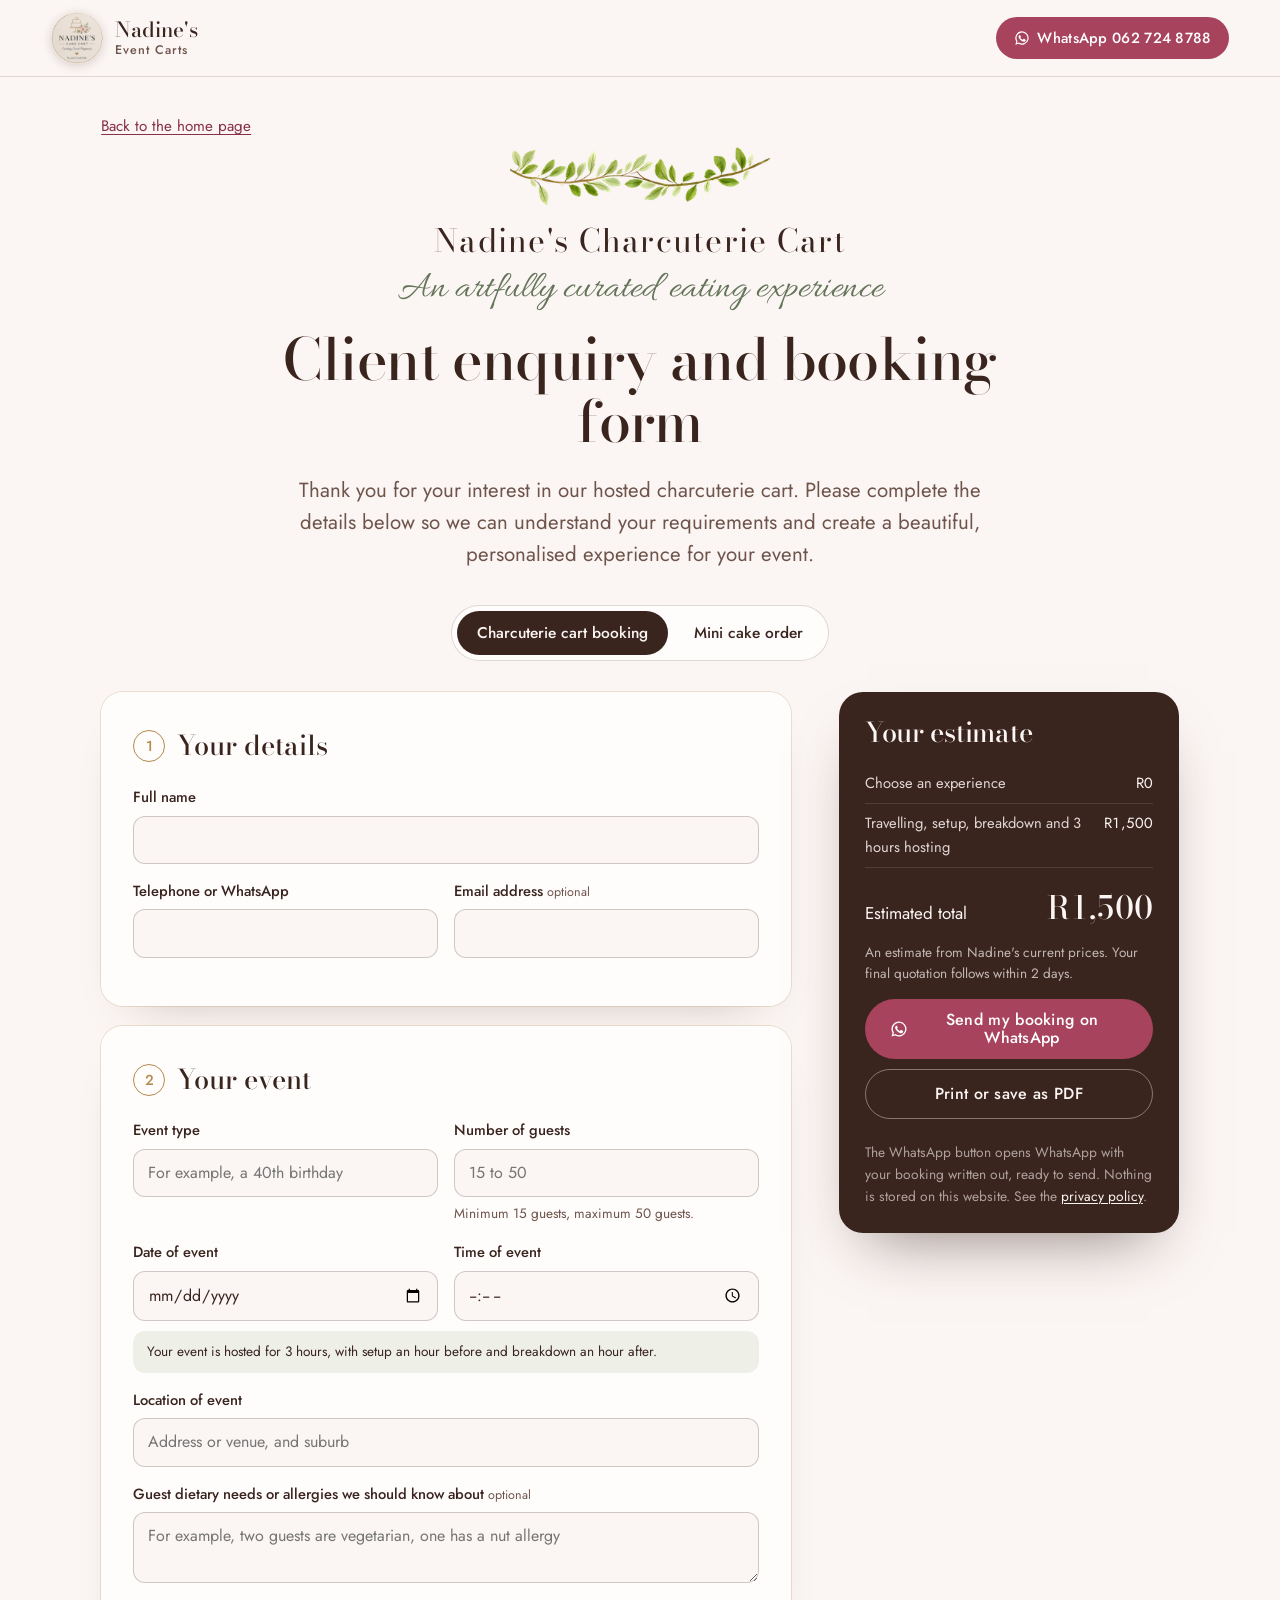
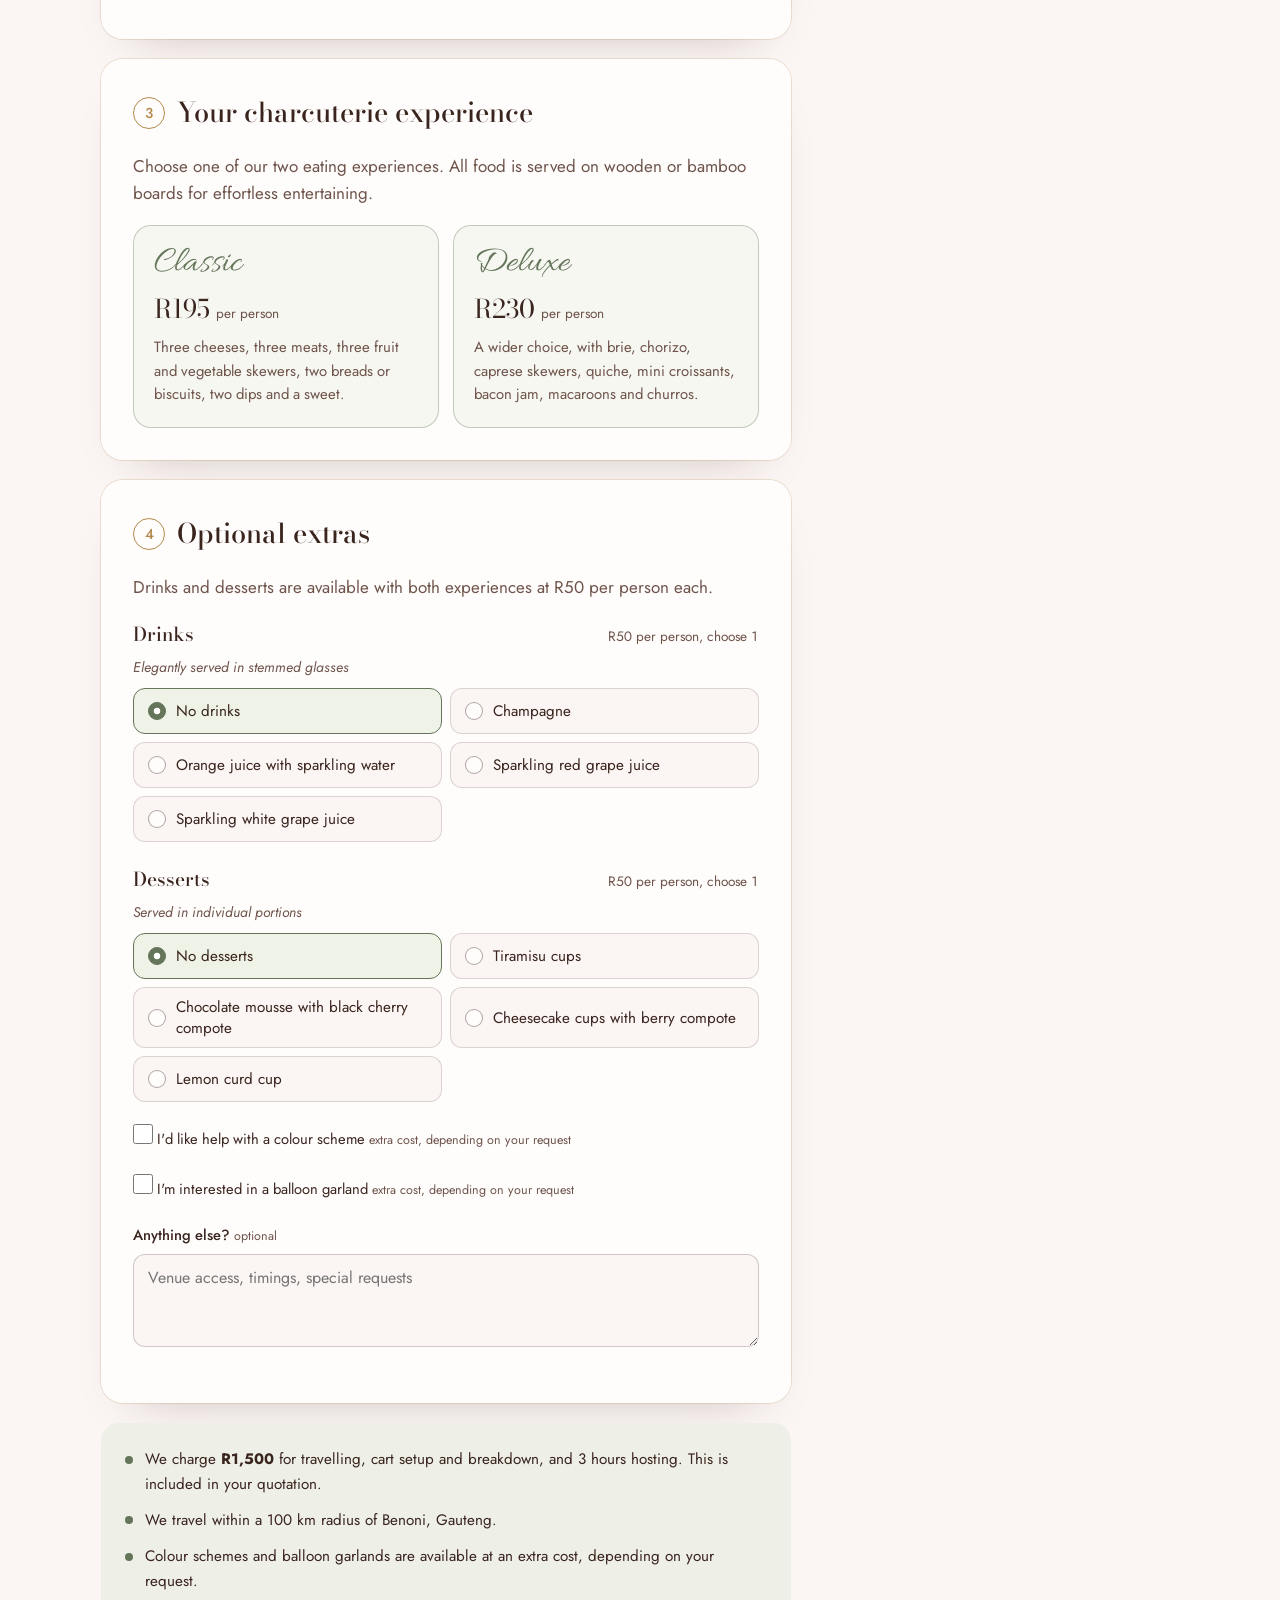
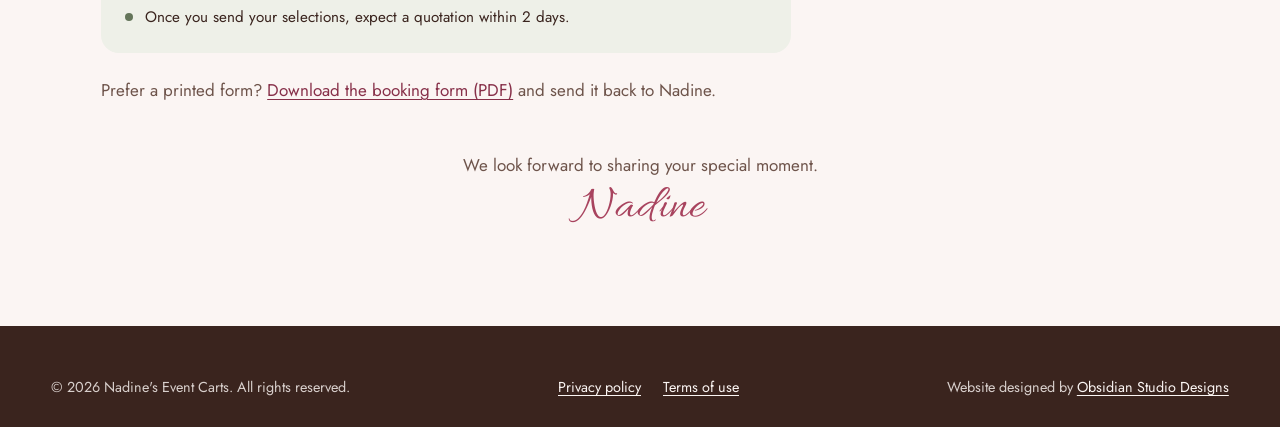
<file: booking.html>
<!doctype html>
<html lang="en-ZA">
<head>
  <meta charset="utf-8">
  <meta name="viewport" content="width=device-width, initial-scale=1, viewport-fit=cover">
  <title>Charcuterie Cart Booking &amp; Mini Cake Orders | Nadine's Event Carts</title>
  <meta name="description" content="Book Nadine's hosted charcuterie cart (Classic R195 or Deluxe R230 per person, 15 to 50 guests) or order mini cakes. Choose your menu online and send it to Nadine on WhatsApp for a quotation within 2 days.">
  <link rel="canonical" href="https://obsidianstudiodesigns.github.io/NadinesEventCarts/booking.html">
  <meta name="theme-color" content="#FBF5F3">
  <link rel="icon" href="assets/brand/favicon-32.png" type="image/png" sizes="32x32">
  <link rel="apple-touch-icon" href="assets/brand/apple-touch-icon.png">
  <meta property="og:type" content="website">
  <meta property="og:title" content="Book Nadine's Charcuterie Cart | Nadine's Event Carts">
  <meta property="og:description" content="Choose a Classic or Deluxe charcuterie experience, or order mini cakes, and send your booking to Nadine on WhatsApp.">
  <meta property="og:image" content="https://obsidianstudiodesigns.github.io/NadinesEventCarts/assets/brand/og-image.jpg">
  <link rel="preconnect" href="https://fonts.googleapis.com">
  <link rel="preconnect" href="https://fonts.gstatic.com" crossorigin>
  <link href="https://fonts.googleapis.com/css2?family=Allura&family=Bodoni+Moda:ital,opsz,wght@0,6..96,400..700;1,6..96,400..600&family=Jost:wght@300..600&display=swap" rel="stylesheet">
  <link rel="stylesheet" href="css/styles.css?v=9">
  <link rel="stylesheet" href="css/booking.css?v=2">
</head>
<body class="legal-page booking-page">
  <a class="skip-link" href="#main">Skip to content</a>
  <header class="site-header is-solid">
    <a class="brand" href="./" aria-label="Nadine's Event Carts home page">
      <img src="assets/brand/logo-round-256.png" alt="" width="256" height="256">
      <span class="brand-name">Nadine's <span>Event Carts</span></span>
    </a>
    <a class="btn btn-wa header-cta" href="https://wa.me/27627248788" target="_blank" rel="noopener">WhatsApp 062 724 8788</a>
  </header>

  <main id="main" class="booking-main">
    <a class="back-link" href="./">Back to the home page</a>

    <header class="booking-intro">
      <img class="leaves" src="assets/brand/leaves-sm.png" alt="" width="354" height="79">
      <p class="booking-kicker">Nadine's Charcuterie Cart</p>
      <p class="script-note">An artfully curated eating experience</p>
      <h1>Client enquiry and booking form</h1>
      <p class="lede">Thank you for your interest in our hosted charcuterie cart. Please complete the details below so we can understand your requirements and create a beautiful, personalised experience for your event.</p>
    </header>

    <div class="form-switch" role="tablist" aria-label="Choose a form">
      <a role="tab" id="tab-charcuterie" href="#charcuterie" aria-controls="charcuterie" aria-selected="true">Charcuterie cart booking</a>
      <a role="tab" id="tab-mini-cakes" href="#mini-cakes" aria-controls="mini-cakes" aria-selected="false">Mini cake order</a>
    </div>

    <!-- ============================================================ charcuterie cart -->
    <section class="form-panel" id="charcuterie" role="tabpanel" aria-labelledby="tab-charcuterie">
      <form class="booking" id="charc-form" novalidate>
        <div class="booking-body">
          <fieldset class="block">
            <legend><span class="block-n">1</span> Your details</legend>
            <div class="field">
              <label for="c-name">Full name</label>
              <input id="c-name" name="name" autocomplete="name" required>
            </div>
            <div class="field-row">
              <div class="field">
                <label for="c-phone">Telephone or WhatsApp</label>
                <input id="c-phone" name="phone" type="tel" autocomplete="tel" inputmode="tel" required>
              </div>
              <div class="field">
                <label for="c-email">Email address <span class="opt">optional</span></label>
                <input id="c-email" name="email" type="email" autocomplete="email">
              </div>
            </div>
          </fieldset>

          <fieldset class="block">
            <legend><span class="block-n">2</span> Your event</legend>
            <div class="field-row">
              <div class="field">
                <label for="c-type">Event type</label>
                <input id="c-type" name="type" list="event-types" placeholder="For example, a 40th birthday" required>
                <datalist id="event-types">
                  <option value="Birthday"><option value="Wedding"><option value="Engagement"><option value="Bridal shower">
                  <option value="Baby shower"><option value="Corporate event"><option value="Year-end function"><option value="Small gathering">
                </datalist>
              </div>
              <div class="field">
                <label for="c-guests">Number of guests</label>
                <input id="c-guests" name="guests" type="number" inputmode="numeric" min="15" max="50" step="1" placeholder="15 to 50" required>
                <p class="field-hint">Minimum 15 guests, maximum 50 guests.</p>
              </div>
            </div>
            <div class="field-row">
              <div class="field">
                <label for="c-date">Date of event</label>
                <input id="c-date" name="date" type="date" required>
              </div>
              <div class="field">
                <label for="c-time">Time of event</label>
                <input id="c-time" name="time" type="time" required>
              </div>
            </div>
            <p class="field-hint block-hint">Your event is hosted for 3 hours, with setup an hour before and breakdown an hour after.</p>
            <div class="field">
              <label for="c-location">Location of event</label>
              <input id="c-location" name="location" autocomplete="street-address" placeholder="Address or venue, and suburb" required>
            </div>
            <div class="field">
              <label for="c-allergies">Guest dietary needs or allergies we should know about <span class="opt">optional</span></label>
              <textarea id="c-allergies" name="allergies" rows="2" placeholder="For example, two guests are vegetarian, one has a nut allergy"></textarea>
            </div>
          </fieldset>

          <fieldset class="block">
            <legend><span class="block-n">3</span> Your charcuterie experience</legend>
            <p class="block-lede">Choose one of our two eating experiences. All food is served on wooden or bamboo boards for effortless entertaining.</p>
            <div class="experiences">
              <label class="experience">
                <input type="radio" name="experience" value="classic">
                <span class="exp-card">
                  <span class="exp-name">Classic</span>
                  <span class="exp-price">R195 <small>per person</small></span>
                  <span class="exp-detail">Three cheeses, three meats, three fruit and vegetable skewers, two breads or biscuits, two dips and a sweet.</span>
                </span>
              </label>
              <label class="experience">
                <input type="radio" name="experience" value="deluxe">
                <span class="exp-card">
                  <span class="exp-name">Deluxe</span>
                  <span class="exp-price">R230 <small>per person</small></span>
                  <span class="exp-detail">A wider choice, with brie, chorizo, caprese skewers, quiche, mini croissants, bacon jam, macaroons and churros.</span>
                </span>
              </label>
            </div>
            <p class="group-error" id="exp-error" role="alert" hidden></p>
          </fieldset>

          <div class="menu" id="menu" hidden>
            <p class="menu-lede">Please select from each group as many choices as shown.</p>
            <div id="menu-groups"></div>
          </div>

          <fieldset class="block" id="extras-block">
            <legend><span class="block-n">4</span> Optional extras</legend>
            <p class="block-lede">Drinks and desserts are available with both experiences at R50 per person each.</p>
            <div id="extras"></div>
            <div class="field addon-field">
              <label class="check"><input type="checkbox" name="colour" value="yes"> I'd like help with a colour scheme <span class="opt">extra cost, depending on your request</span></label>
              <input id="c-colour" name="colourScheme" placeholder="Your colours, for example blush pink, sage and gold" hidden>
            </div>
            <div class="field addon-field">
              <label class="check"><input type="checkbox" name="balloons" value="yes"> I'm interested in a balloon garland <span class="opt">extra cost, depending on your request</span></label>
            </div>
            <div class="field">
              <label for="c-notes">Anything else? <span class="opt">optional</span></label>
              <textarea id="c-notes" name="notes" rows="3" placeholder="Venue access, timings, special requests"></textarea>
            </div>
          </fieldset>

          <ul class="terms-list">
            <li>We charge <strong>R1,500</strong> for travelling, cart setup and breakdown, and 3 hours hosting. This is included in your quotation.</li>
            <li>We travel within a 100&nbsp;km radius of Benoni, Gauteng.</li>
            <li>Colour schemes and balloon garlands are available at an extra cost, depending on your request.</li>
            <li>Once you send your selections, expect a quotation within 2 days.</li>
          </ul>
        </div>

        <aside class="estimate" aria-labelledby="est-title">
          <div class="estimate-card">
            <h2 id="est-title">Your estimate</h2>
            <dl class="est-lines" id="est-lines">
              <div><dt>Choose an experience</dt><dd>R0</dd></div>
            </dl>
            <p class="est-total"><span>Estimated total</span> <strong id="est-total">R1,500</strong></p>
            <p class="est-note">An estimate from Nadine's current prices. Your final quotation follows within 2 days.</p>
            <p class="est-progress" id="est-progress"></p>
            <p class="form-error" id="charc-error" role="alert" hidden></p>
            <button class="btn btn-wa" type="submit">Send my booking on WhatsApp</button>
            <button class="btn btn-ghost-dark" type="button" data-print>Print or save as PDF</button>
            <p class="form-note">The WhatsApp button opens WhatsApp with your booking written out, ready to send. Nothing is stored on this website. See the <a href="privacy.html">privacy policy</a>.</p>
          </div>
        </aside>
      </form>
      <a class="est-bar" id="est-bar" href="#est-title"><span>Estimated total <strong id="est-bar-total">R1,500</strong></span> <span class="est-bar-cta">Review and send</span></a>
      <p class="paper-form">Prefer a printed form? <a href="assets/docs/nadines-charcuterie-cart-booking-form.pdf" download>Download the booking form (PDF)</a> and send it back to Nadine.</p>
    </section>

    <!-- ============================================================ mini cakes -->
    <section class="form-panel" id="mini-cakes" role="tabpanel" aria-labelledby="tab-mini-cakes" hidden>
      <form class="booking booking-cakes" id="cake-form" novalidate>
        <div class="booking-body">
          <div class="cake-intro">
            <img src="assets/photos/mini-rose-gold.jpg" alt="Mini cakes with piped cream, cherry and chocolate balls in rose-gold foil trays" width="520" height="340" loading="lazy">
            <div>
              <h2>Mini cake order</h2>
              <p>Thank you for considering Nadine's Event Carts to make your special occasion memorable. These taste experiences are available in our mini cake range.</p>
              <p class="notice">Please place your order at least 3 days in advance.</p>
            </div>
          </div>

          <fieldset class="block">
            <legend><span class="block-n">1</span> Choose your flavours</legend>
            <div class="flavour-list" id="flavours"></div>
            <p class="group-error" id="flavour-error" role="alert" hidden></p>
          </fieldset>

          <fieldset class="block">
            <legend><span class="block-n">2</span> Your order details</legend>
            <div class="field-row">
              <div class="field">
                <label for="m-name">Client name</label>
                <input id="m-name" name="name" autocomplete="name" required>
              </div>
              <div class="field">
                <label for="m-phone">Contact number</label>
                <input id="m-phone" name="phone" type="tel" autocomplete="tel" inputmode="tel" required>
              </div>
            </div>
            <div class="field-row">
              <div class="field">
                <label for="m-date">Date required</label>
                <input id="m-date" name="date" type="date" required>
                <p class="field-hint" id="m-date-hint">At least 3 days from today.</p>
              </div>
              <div class="field">
                <label for="m-qty">Quantity required</label>
                <input id="m-qty" name="quantity" inputmode="numeric" placeholder="For example, 24 mini cakes" required>
              </div>
            </div>
            <fieldset class="field">
              <legend>Pick-up or delivery?</legend>
              <div class="checks">
                <label class="check"><input type="radio" name="collect" value="Pick-up" checked> Pick-up</label>
                <label class="check"><input type="radio" name="collect" value="Delivery"> Delivery</label>
              </div>
              <input id="m-address" name="address" autocomplete="street-address" placeholder="Delivery address" aria-label="Delivery address" hidden>
              <p class="field-hint">Deliveries go within 30&nbsp;km of the East Rand.</p>
            </fieldset>
            <div class="field">
              <label for="m-notes">Special requests or notes <span class="opt">optional</span></label>
              <textarea id="m-notes" name="notes" rows="3" placeholder="A birthday box, a colour theme, a message"></textarea>
            </div>
          </fieldset>
        </div>

        <aside class="estimate" aria-labelledby="cake-sum-title">
          <div class="estimate-card">
            <h2 id="cake-sum-title">Your order</h2>
            <p class="est-empty" id="cake-summary">No flavours chosen yet.</p>
            <p class="est-note">Nadine will confirm your order and price. Should you have any questions or special requests, please feel free to contact her.</p>
            <p class="form-error" id="cake-error" role="alert" hidden></p>
            <button class="btn btn-wa" type="submit">Send my order on WhatsApp</button>
            <button class="btn btn-ghost-dark" type="button" data-print>Print or save as PDF</button>
            <p class="form-note">Nothing is stored on this website. See the <a href="privacy.html">privacy policy</a>.</p>
          </div>
        </aside>
      </form>
    </section>

    <p class="sign-off">We look forward to sharing your special moment. <span class="script-note">Nadine</span></p>
  </main>

  <footer class="site-footer">
    <div class="footer-legal">
      <p>© <span id="year">2026</span> Nadine's Event Carts. All rights reserved.</p>
      <nav class="legal-links" aria-label="Legal">
        <a href="privacy.html">Privacy policy</a>
        <a href="terms.html">Terms of use</a>
      </nav>
      <p class="credit">Website designed by <a href="https://obsidianstudiodesigns.co.za/" target="_blank" rel="noopener">Obsidian Studio Designs</a></p>
    </div>
  </footer>

  <script type="module" src="js/booking.js?v=5"></script>
</body>
</html>
</file>
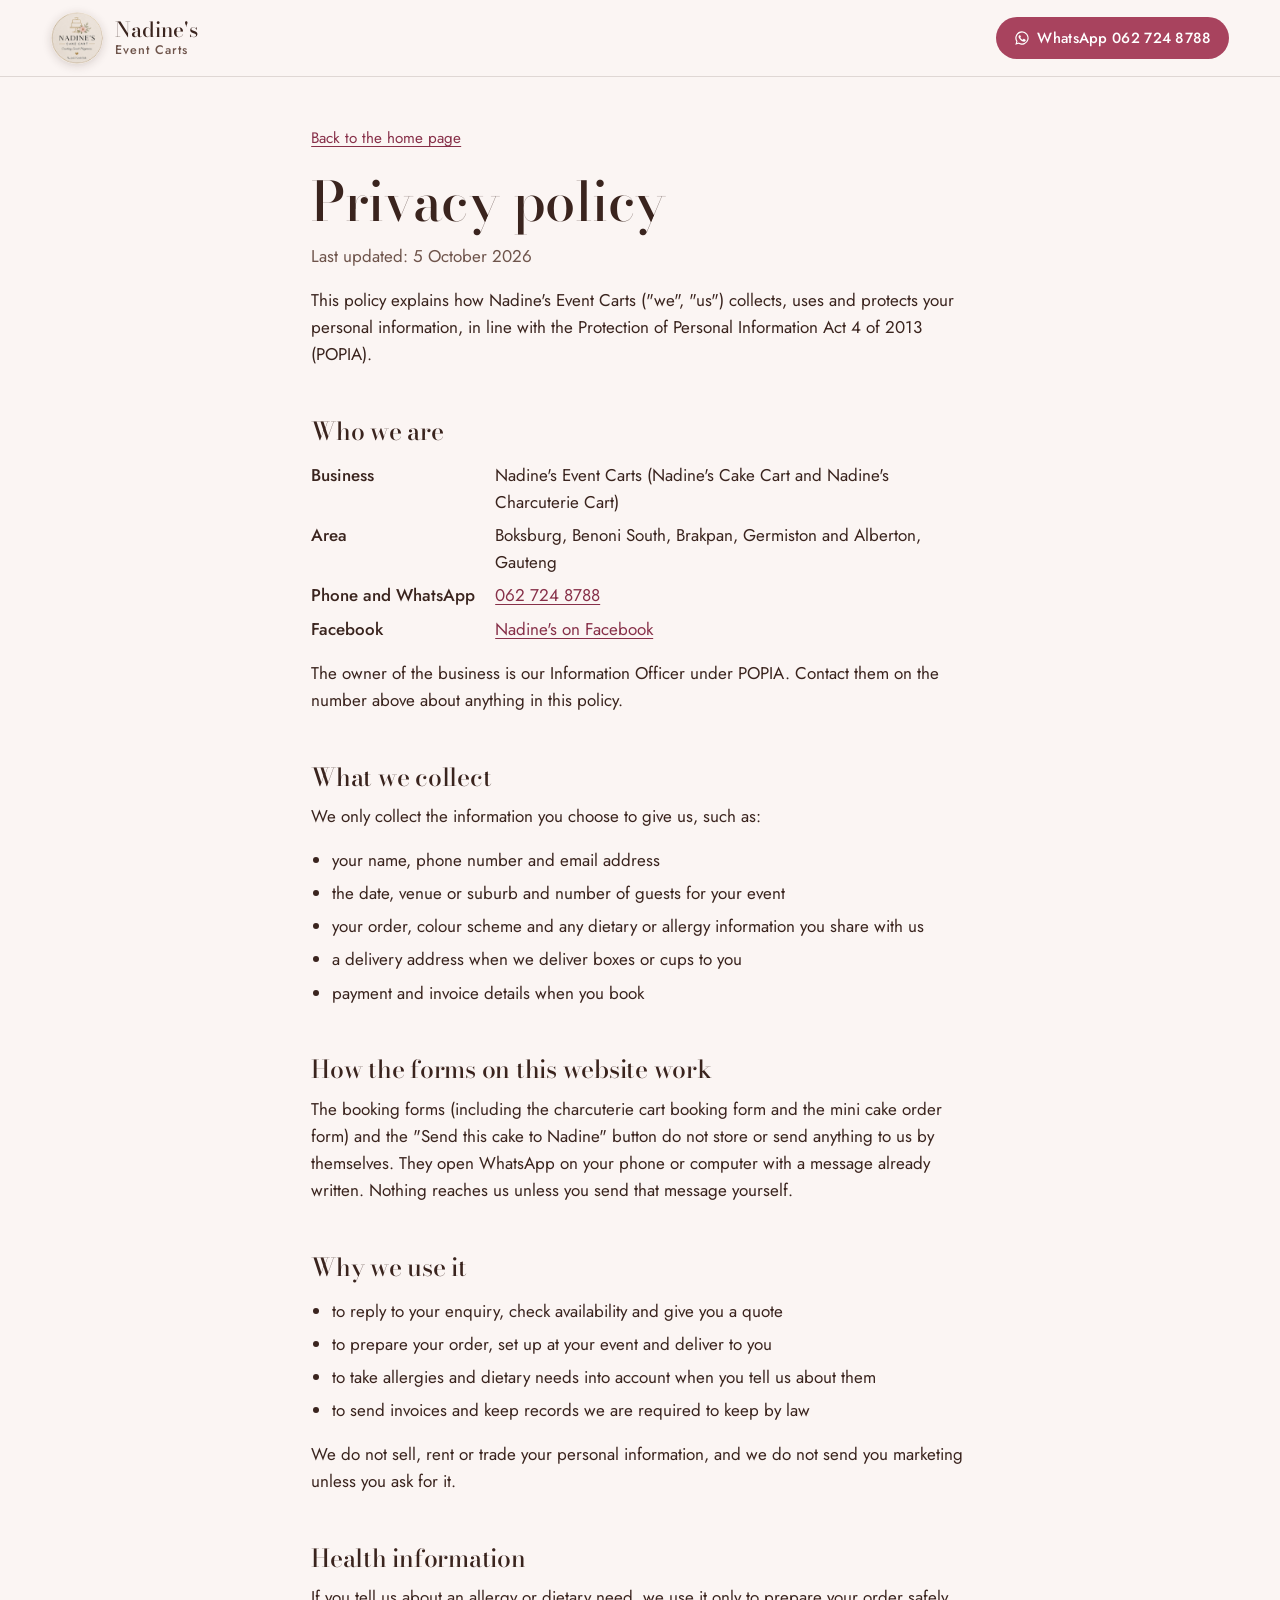
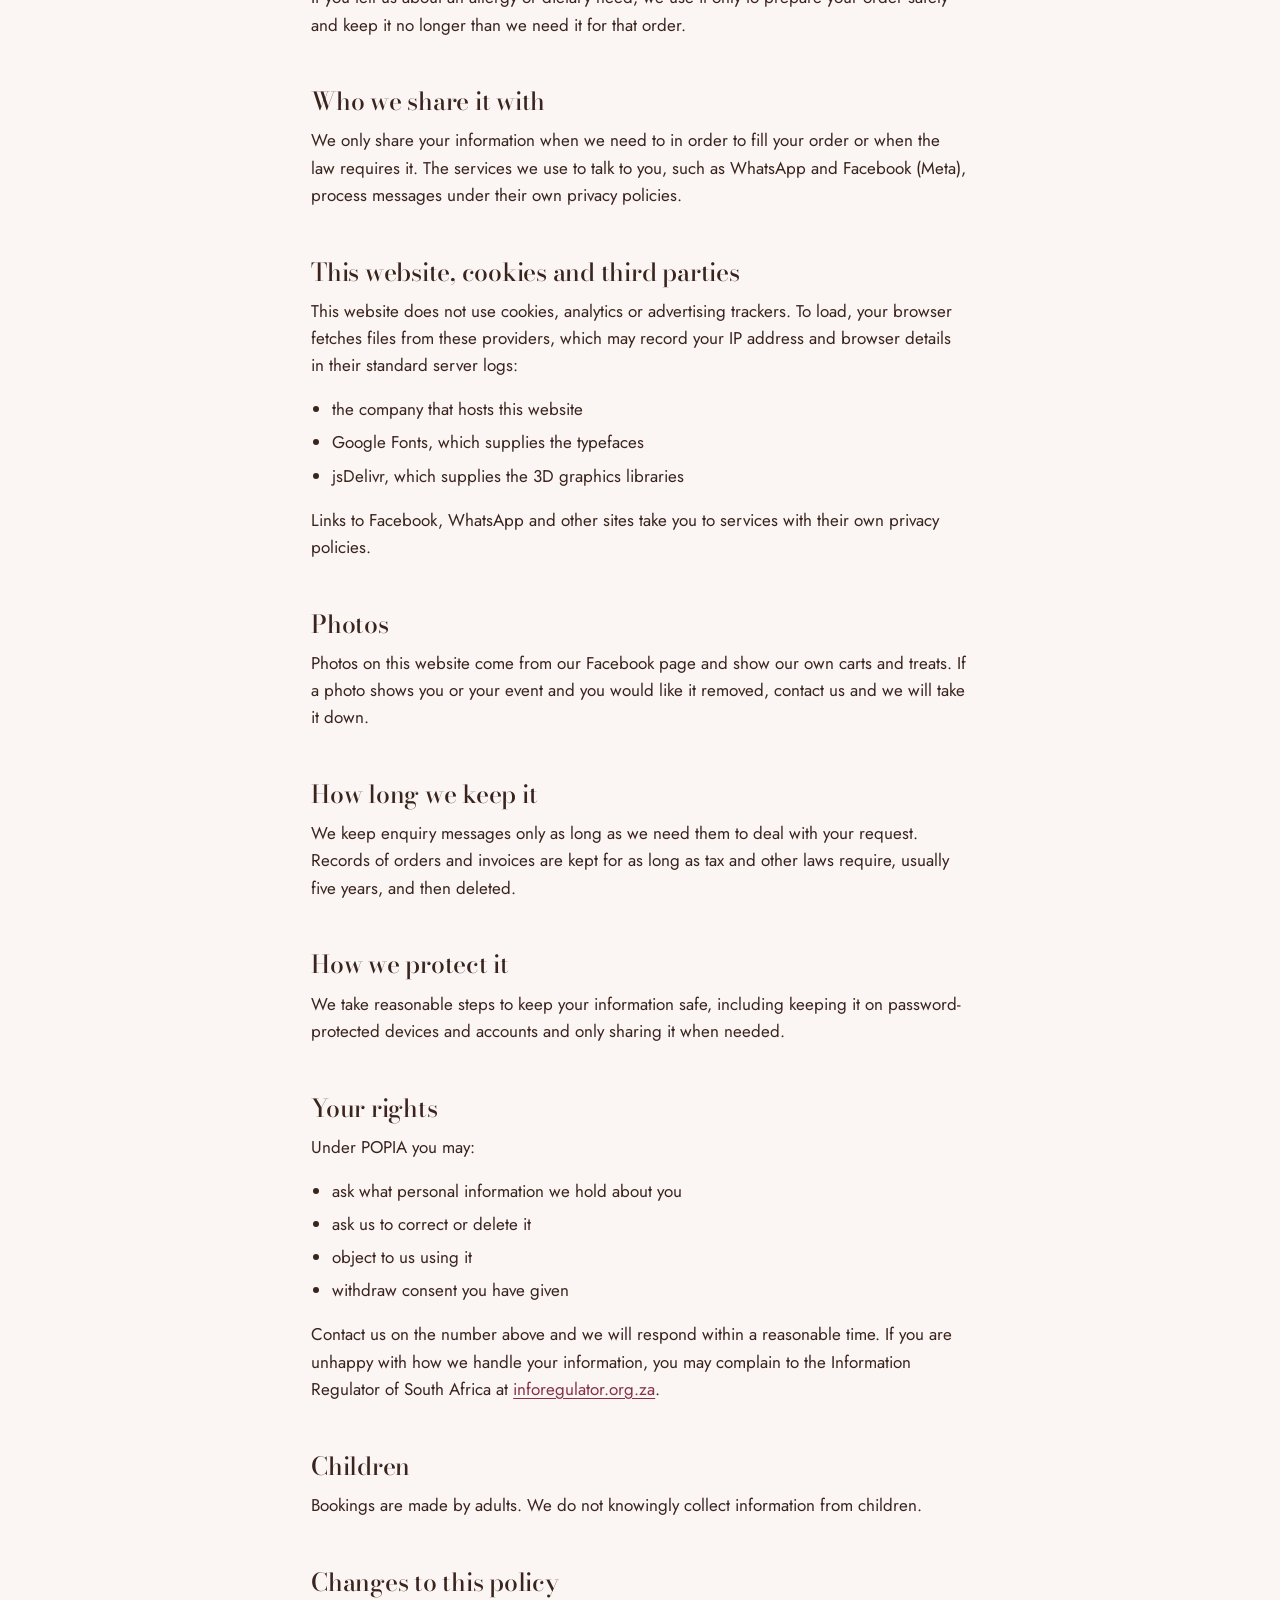
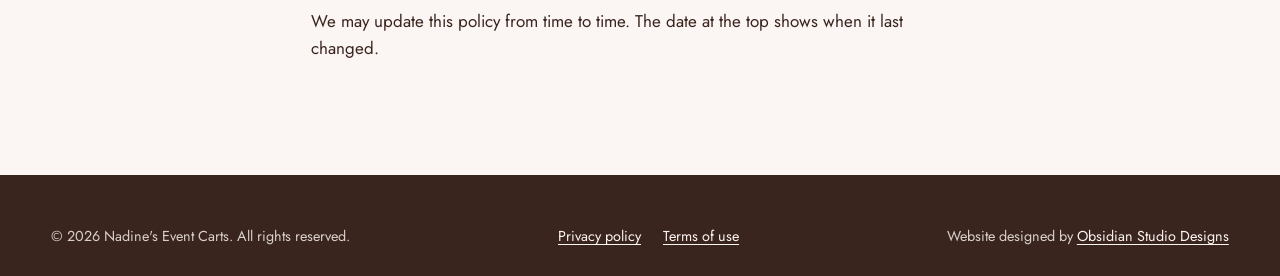
<file: privacy.html>
<!doctype html>
<html lang="en-ZA">
<head>
  <meta charset="utf-8">
  <meta name="viewport" content="width=device-width, initial-scale=1, viewport-fit=cover">
  <title>Privacy Policy | Nadine's Event Carts</title>
  <meta name="description" content="How Nadine's Event Carts collects, uses and protects your personal information under the Protection of Personal Information Act (POPIA).">
  <link rel="canonical" href="https://obsidianstudiodesigns.github.io/NadinesEventCarts/privacy.html">
  <meta name="theme-color" content="#FBF5F3">
  <link rel="icon" href="assets/brand/favicon-32.png" type="image/png" sizes="32x32">
  <link rel="apple-touch-icon" href="assets/brand/apple-touch-icon.png">
  <meta property="og:title" content="Privacy Policy | Nadine's Event Carts">
  <meta property="og:image" content="https://obsidianstudiodesigns.github.io/NadinesEventCarts/assets/brand/og-image.jpg">
  <link rel="preconnect" href="https://fonts.googleapis.com">
  <link rel="preconnect" href="https://fonts.gstatic.com" crossorigin>
  <link href="https://fonts.googleapis.com/css2?family=Allura&family=Bodoni+Moda:ital,opsz,wght@0,6..96,400..700;1,6..96,400..600&family=Jost:wght@300..600&display=swap" rel="stylesheet">
  <link rel="stylesheet" href="css/styles.css?v=9">
</head>
<body class="legal-page">
  <header class="site-header is-solid">
    <a class="brand" href="./" aria-label="Nadine's Event Carts home page">
      <img src="assets/brand/logo-round-256.png" alt="" width="256" height="256">
      <span class="brand-name">Nadine's <span>Event Carts</span></span>
    </a>
    <a class="btn btn-wa header-cta" href="https://wa.me/27627248788" target="_blank" rel="noopener">WhatsApp 062 724 8788</a>
  </header>

  <main class="legal-main">
    <a class="back-link" href="./">Back to the home page</a>
    <h1>Privacy policy</h1>
    <p class="updated">Last updated: 5 October 2026</p>

    <p>This policy explains how Nadine's Event Carts ("we", "us") collects, uses and protects your personal information, in line with the Protection of Personal Information Act 4 of 2013 (POPIA).</p>

    <h2>Who we are</h2>
    <dl>
      <dt>Business</dt><dd>Nadine's Event Carts (Nadine's Cake Cart and Nadine's Charcuterie Cart)</dd>
      <dt>Area</dt><dd>Boksburg, Benoni South, Brakpan, Germiston and Alberton, Gauteng</dd>
      <dt>Phone and WhatsApp</dt><dd><a href="tel:+27627248788">062 724 8788</a></dd>
      <dt>Facebook</dt><dd><a href="https://www.facebook.com/profile.php?id=61550542030775" target="_blank" rel="noopener">Nadine's on Facebook</a></dd>
    </dl>
    <p>The owner of the business is our Information Officer under POPIA. Contact them on the number above about anything in this policy.</p>

    <h2>What we collect</h2>
    <p>We only collect the information you choose to give us, such as:</p>
    <ul>
      <li>your name, phone number and email address</li>
      <li>the date, venue or suburb and number of guests for your event</li>
      <li>your order, colour scheme and any dietary or allergy information you share with us</li>
      <li>a delivery address when we deliver boxes or cups to you</li>
      <li>payment and invoice details when you book</li>
    </ul>

    <h2>How the forms on this website work</h2>
    <p>The booking forms (including the charcuterie cart booking form and the mini cake order form) and the "Send this cake to Nadine" button do not store or send anything to us by themselves. They open WhatsApp on your phone or computer with a message already written. Nothing reaches us unless you send that message yourself.</p>

    <h2>Why we use it</h2>
    <ul>
      <li>to reply to your enquiry, check availability and give you a quote</li>
      <li>to prepare your order, set up at your event and deliver to you</li>
      <li>to take allergies and dietary needs into account when you tell us about them</li>
      <li>to send invoices and keep records we are required to keep by law</li>
    </ul>
    <p>We do not sell, rent or trade your personal information, and we do not send you marketing unless you ask for it.</p>

    <h2>Health information</h2>
    <p>If you tell us about an allergy or dietary need, we use it only to prepare your order safely and keep it no longer than we need it for that order.</p>

    <h2>Who we share it with</h2>
    <p>We only share your information when we need to in order to fill your order or when the law requires it. The services we use to talk to you, such as WhatsApp and Facebook (Meta), process messages under their own privacy policies.</p>

    <h2>This website, cookies and third parties</h2>
    <p>This website does not use cookies, analytics or advertising trackers. To load, your browser fetches files from these providers, which may record your IP address and browser details in their standard server logs:</p>
    <ul>
      <li>the company that hosts this website</li>
      <li>Google Fonts, which supplies the typefaces</li>
      <li>jsDelivr, which supplies the 3D graphics libraries</li>
    </ul>
    <p>Links to Facebook, WhatsApp and other sites take you to services with their own privacy policies.</p>

    <h2>Photos</h2>
    <p>Photos on this website come from our Facebook page and show our own carts and treats. If a photo shows you or your event and you would like it removed, contact us and we will take it down.</p>

    <h2>How long we keep it</h2>
    <p>We keep enquiry messages only as long as we need them to deal with your request. Records of orders and invoices are kept for as long as tax and other laws require, usually five years, and then deleted.</p>

    <h2>How we protect it</h2>
    <p>We take reasonable steps to keep your information safe, including keeping it on password-protected devices and accounts and only sharing it when needed.</p>

    <h2>Your rights</h2>
    <p>Under POPIA you may:</p>
    <ul>
      <li>ask what personal information we hold about you</li>
      <li>ask us to correct or delete it</li>
      <li>object to us using it</li>
      <li>withdraw consent you have given</li>
    </ul>
    <p>Contact us on the number above and we will respond within a reasonable time. If you are unhappy with how we handle your information, you may complain to the Information Regulator of South Africa at <a href="https://inforegulator.org.za" target="_blank" rel="noopener">inforegulator.org.za</a>.</p>

    <h2>Children</h2>
    <p>Bookings are made by adults. We do not knowingly collect information from children.</p>

    <h2>Changes to this policy</h2>
    <p>We may update this policy from time to time. The date at the top shows when it last changed.</p>
  </main>

  <footer class="site-footer">
    <div class="footer-legal">
      <p>© <span>2026</span> Nadine's Event Carts. All rights reserved.</p>
      <nav class="legal-links" aria-label="Legal">
        <a href="privacy.html" aria-current="page">Privacy policy</a>
        <a href="terms.html">Terms of use</a>
      </nav>
      <p class="credit">Website designed by <a href="https://obsidianstudiodesigns.co.za/" target="_blank" rel="noopener">Obsidian Studio Designs</a></p>
    </div>
  </footer>
</body>
</html>
</file>
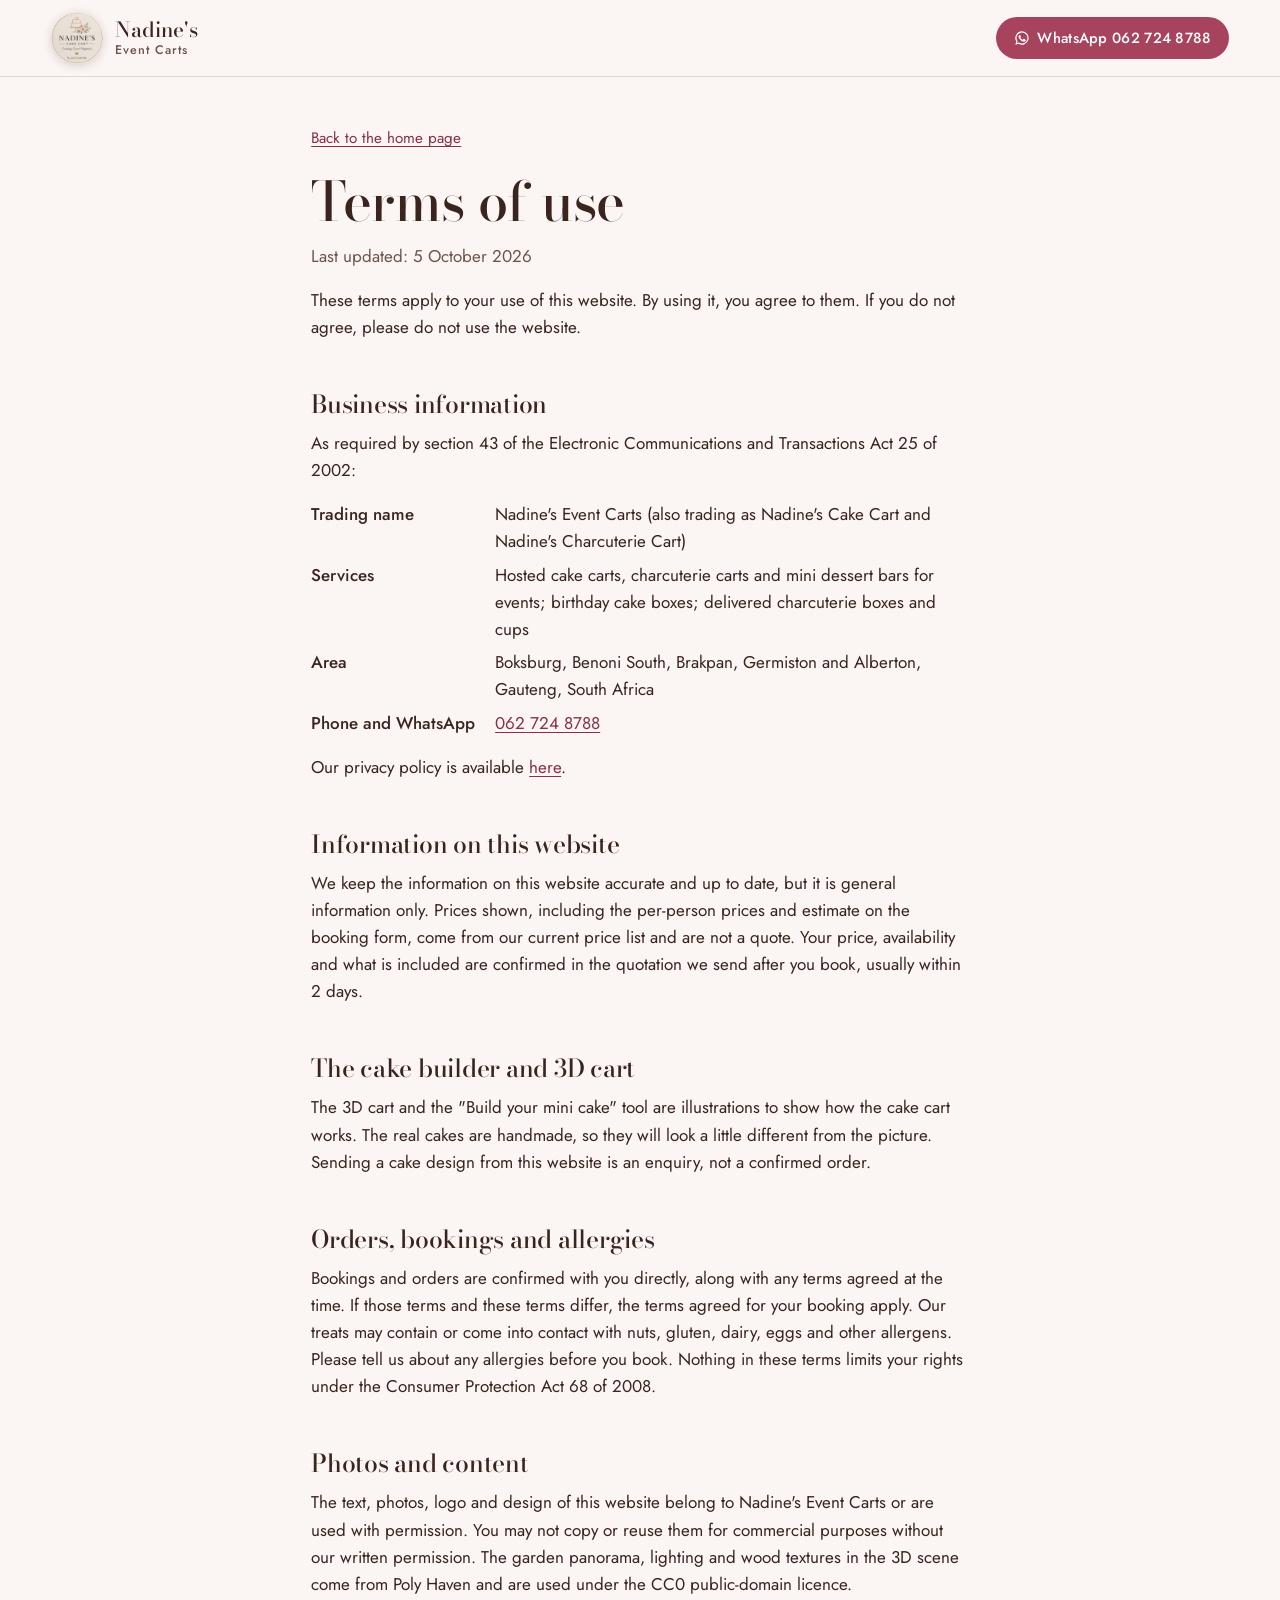
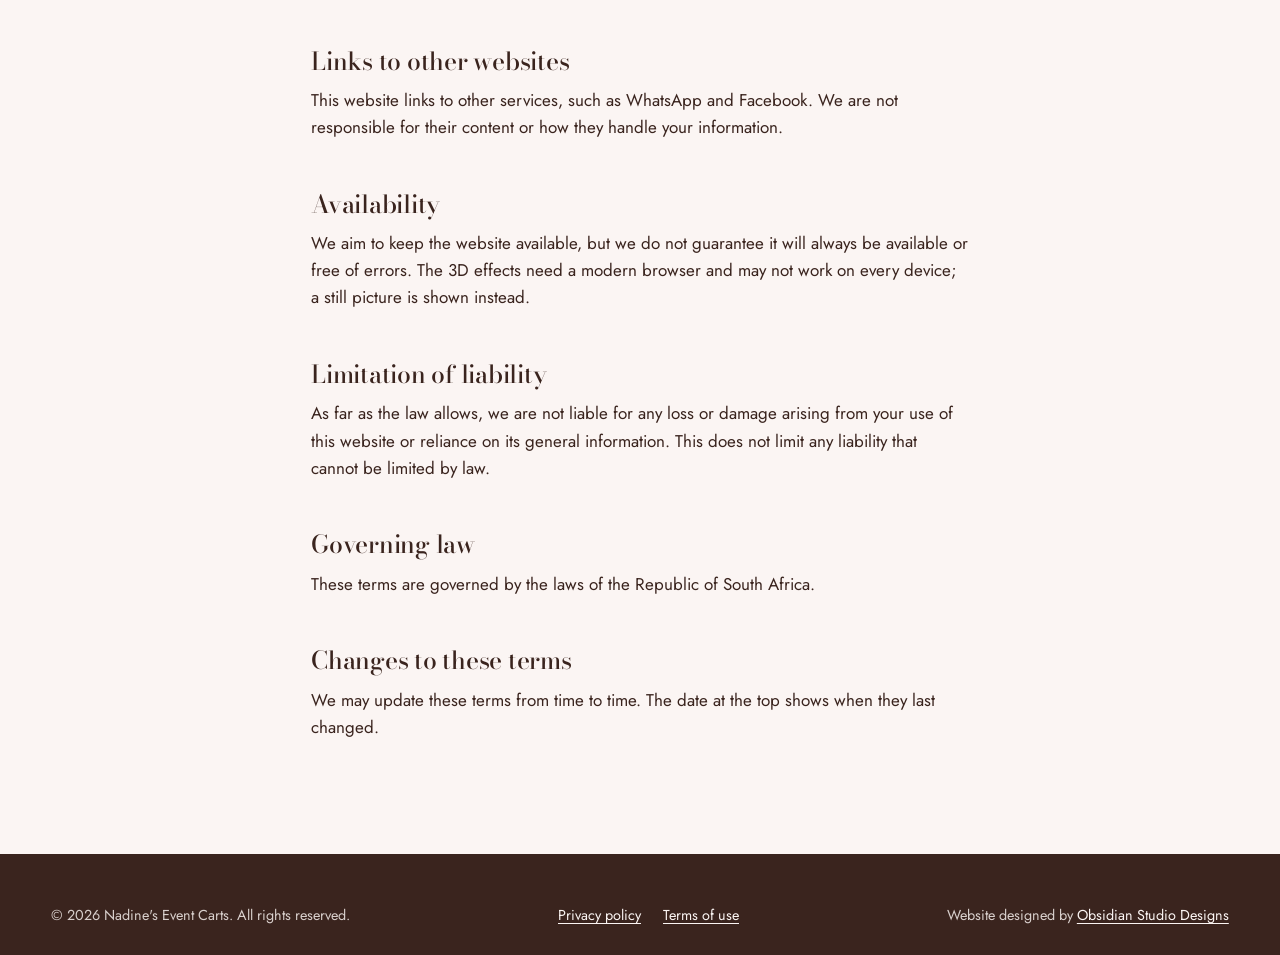
<file: terms.html>
<!doctype html>
<html lang="en-ZA">
<head>
  <meta charset="utf-8">
  <meta name="viewport" content="width=device-width, initial-scale=1, viewport-fit=cover">
  <title>Terms of Use | Nadine's Event Carts</title>
  <meta name="description" content="Terms of use for the Nadine's Event Carts website.">
  <link rel="canonical" href="https://obsidianstudiodesigns.github.io/NadinesEventCarts/terms.html">
  <meta name="theme-color" content="#FBF5F3">
  <link rel="icon" href="assets/brand/favicon-32.png" type="image/png" sizes="32x32">
  <link rel="apple-touch-icon" href="assets/brand/apple-touch-icon.png">
  <meta property="og:title" content="Terms of Use | Nadine's Event Carts">
  <meta property="og:image" content="https://obsidianstudiodesigns.github.io/NadinesEventCarts/assets/brand/og-image.jpg">
  <link rel="preconnect" href="https://fonts.googleapis.com">
  <link rel="preconnect" href="https://fonts.gstatic.com" crossorigin>
  <link href="https://fonts.googleapis.com/css2?family=Allura&family=Bodoni+Moda:ital,opsz,wght@0,6..96,400..700;1,6..96,400..600&family=Jost:wght@300..600&display=swap" rel="stylesheet">
  <link rel="stylesheet" href="css/styles.css?v=9">
</head>
<body class="legal-page">
  <header class="site-header is-solid">
    <a class="brand" href="./" aria-label="Nadine's Event Carts home page">
      <img src="assets/brand/logo-round-256.png" alt="" width="256" height="256">
      <span class="brand-name">Nadine's <span>Event Carts</span></span>
    </a>
    <a class="btn btn-wa header-cta" href="https://wa.me/27627248788" target="_blank" rel="noopener">WhatsApp 062 724 8788</a>
  </header>

  <main class="legal-main">
    <a class="back-link" href="./">Back to the home page</a>
    <h1>Terms of use</h1>
    <p class="updated">Last updated: 5 October 2026</p>

    <p>These terms apply to your use of this website. By using it, you agree to them. If you do not agree, please do not use the website.</p>

    <h2>Business information</h2>
    <p>As required by section 43 of the Electronic Communications and Transactions Act 25 of 2002:</p>
    <dl>
      <dt>Trading name</dt><dd>Nadine's Event Carts (also trading as Nadine's Cake Cart and Nadine's Charcuterie Cart)</dd>
      <dt>Services</dt><dd>Hosted cake carts, charcuterie carts and mini dessert bars for events; birthday cake boxes; delivered charcuterie boxes and cups</dd>
      <dt>Area</dt><dd>Boksburg, Benoni South, Brakpan, Germiston and Alberton, Gauteng, South Africa</dd>
      <dt>Phone and WhatsApp</dt><dd><a href="tel:+27627248788">062 724 8788</a></dd>
    </dl>
    <p>Our privacy policy is available <a href="privacy.html">here</a>.</p>

    <h2>Information on this website</h2>
    <p>We keep the information on this website accurate and up to date, but it is general information only. Prices shown, including the per-person prices and estimate on the booking form, come from our current price list and are not a quote. Your price, availability and what is included are confirmed in the quotation we send after you book, usually within 2 days.</p>

    <h2>The cake builder and 3D cart</h2>
    <p>The 3D cart and the "Build your mini cake" tool are illustrations to show how the cake cart works. The real cakes are handmade, so they will look a little different from the picture. Sending a cake design from this website is an enquiry, not a confirmed order.</p>

    <h2>Orders, bookings and allergies</h2>
    <p>Bookings and orders are confirmed with you directly, along with any terms agreed at the time. If those terms and these terms differ, the terms agreed for your booking apply. Our treats may contain or come into contact with nuts, gluten, dairy, eggs and other allergens. Please tell us about any allergies before you book. Nothing in these terms limits your rights under the Consumer Protection Act 68 of 2008.</p>

    <h2>Photos and content</h2>
    <p>The text, photos, logo and design of this website belong to Nadine's Event Carts or are used with permission. You may not copy or reuse them for commercial purposes without our written permission. The garden panorama, lighting and wood textures in the 3D scene come from Poly Haven and are used under the CC0 public-domain licence.</p>

    <h2>Links to other websites</h2>
    <p>This website links to other services, such as WhatsApp and Facebook. We are not responsible for their content or how they handle your information.</p>

    <h2>Availability</h2>
    <p>We aim to keep the website available, but we do not guarantee it will always be available or free of errors. The 3D effects need a modern browser and may not work on every device; a still picture is shown instead.</p>

    <h2>Limitation of liability</h2>
    <p>As far as the law allows, we are not liable for any loss or damage arising from your use of this website or reliance on its general information. This does not limit any liability that cannot be limited by law.</p>

    <h2>Governing law</h2>
    <p>These terms are governed by the laws of the Republic of South Africa.</p>

    <h2>Changes to these terms</h2>
    <p>We may update these terms from time to time. The date at the top shows when they last changed.</p>
  </main>

  <footer class="site-footer">
    <div class="footer-legal">
      <p>© <span>2026</span> Nadine's Event Carts. All rights reserved.</p>
      <nav class="legal-links" aria-label="Legal">
        <a href="privacy.html">Privacy policy</a>
        <a href="terms.html" aria-current="page">Terms of use</a>
      </nav>
      <p class="credit">Website designed by <a href="https://obsidianstudiodesigns.co.za/" target="_blank" rel="noopener">Obsidian Studio Designs</a></p>
    </div>
  </footer>
</body>
</html>
</file>
<file: css/styles.css>
/* Nadine's Event Carts
   sugar   #FBF5F3  page (a faint icing pink, not cream)
   cocoa   #3A241E  text
   rose    #A8435E  strawberry drizzle, the accent
   blush   #F3D9DC  soft fills
   sage    #64755A  the leaves on Nadine's posters
   gold    #B38A4C  the foil ring on the logo */
:root {
  --sugar: #FBF5F3;
  --white: #FFFDFC;
  --cocoa: #3A241E;
  --cocoa-soft: #6E544B;
  --rose: #A8435E;
  --rose-deep: #873049;
  --blush: #F3D9DC;
  --sage: #64755A;
  --gold: #B38A4C;
  --line: rgba(58, 36, 30, 0.14);
  --wa: #1F8A4C;
  --serif: 'Bodoni Moda', 'Didot', Georgia, serif;
  --sans: 'Jost', 'Futura', system-ui, sans-serif;
  --script: 'Allura', cursive;
  --gutter: clamp(16px, 4vw, 56px);
  --max: 1240px;
  --header-h: 76px;
}

*, *::before, *::after { box-sizing: border-box; }
html { scroll-behavior: smooth; -webkit-text-size-adjust: 100%; }
@media (prefers-reduced-motion: reduce) { html { scroll-behavior: auto; } }
body {
  margin: 0;
  background: var(--sugar);
  color: var(--cocoa);
  font: 400 1.0625rem/1.6 var(--sans);
  -webkit-font-smoothing: antialiased;
  text-rendering: optimizeLegibility;
}
img { max-width: 100%; height: auto; display: block; }
a { color: var(--rose-deep); text-underline-offset: 0.18em; text-decoration-thickness: 1px; }
a:hover { color: var(--rose); }
:focus-visible { outline: 2px solid var(--rose); outline-offset: 3px; border-radius: 4px; }
h1, h2, h3 { font-family: var(--serif); font-weight: 500; line-height: 1.08; margin: 0; letter-spacing: -0.01em; font-optical-sizing: auto; }
h2 { font-size: clamp(2.1rem, 4.6vw, 3.6rem); }
h3 { font-size: clamp(1.45rem, 2.4vw, 1.9rem); }
p { margin: 0 0 1em; }
.lede { font-size: clamp(1.1rem, 1.6vw, 1.28rem); line-height: 1.55; color: var(--cocoa-soft); max-width: 36em; }
.script-note { font-family: var(--script); font-size: clamp(1.9rem, 3vw, 2.5rem); line-height: 1; color: var(--rose); margin: 0 0 0.3em; }
.sr-only { position: absolute; width: 1px; height: 1px; overflow: hidden; clip: rect(0 0 0 0); white-space: nowrap; }
.skip-link { position: absolute; left: 12px; top: -60px; z-index: 100; background: var(--cocoa); color: #fff; padding: 10px 14px; border-radius: 6px; }
.skip-link:focus { top: 12px; }

/* ---------------------------------------------------------------- buttons */
.btn {
  display: inline-flex; align-items: center; justify-content: center; gap: 0.5em;
  min-height: 50px; padding: 0.7em 1.5em; border-radius: 999px; border: 1px solid transparent;
  font: 500 1rem/1.1 var(--sans); letter-spacing: 0.02em; text-decoration: none; cursor: pointer;
  transition: background-color 0.2s, color 0.2s, border-color 0.2s, transform 0.2s;
}
.btn:active { transform: translateY(1px) scale(0.99); }
.btn-wa { background: var(--rose); color: #fff; }
.btn-wa::before {
  content: ''; width: 1.15em; height: 1.15em; flex: none;
  background: currentColor;
  -webkit-mask: url("data:image/svg+xml,%3Csvg xmlns='http://www.w3.org/2000/svg' viewBox='0 0 24 24'%3E%3Cpath d='M12 2a10 10 0 0 0-8.6 15.1L2 22l5-1.3A10 10 0 1 0 12 2Zm0 18.2a8.2 8.2 0 0 1-4.2-1.2l-.3-.2-3 .8.8-2.9-.2-.3A8.2 8.2 0 1 1 12 20.2Zm4.5-6.1c-.2-.1-1.5-.7-1.7-.8-.2-.1-.4-.1-.6.1l-.8 1c-.1.2-.3.2-.5.1a6.7 6.7 0 0 1-3.3-2.9c-.2-.4.2-.4.7-1.3.1-.2 0-.3 0-.4l-.8-1.8c-.2-.5-.4-.4-.6-.4h-.5a1 1 0 0 0-.7.3 3 3 0 0 0-.9 2.2 5.2 5.2 0 0 0 1.1 2.7 11.8 11.8 0 0 0 4.5 4c1.7.7 2.3.8 3.2.6a2.7 2.7 0 0 0 1.8-1.2 2.2 2.2 0 0 0 .1-1.3c0-.1-.2-.2-.4-.3Z'/%3E%3C/svg%3E") center / contain no-repeat;
          mask: url("data:image/svg+xml,%3Csvg xmlns='http://www.w3.org/2000/svg' viewBox='0 0 24 24'%3E%3Cpath d='M12 2a10 10 0 0 0-8.6 15.1L2 22l5-1.3A10 10 0 1 0 12 2Zm0 18.2a8.2 8.2 0 0 1-4.2-1.2l-.3-.2-3 .8.8-2.9-.2-.3A8.2 8.2 0 1 1 12 20.2Zm4.5-6.1c-.2-.1-1.5-.7-1.7-.8-.2-.1-.4-.1-.6.1l-.8 1c-.1.2-.3.2-.5.1a6.7 6.7 0 0 1-3.3-2.9c-.2-.4.2-.4.7-1.3.1-.2 0-.3 0-.4l-.8-1.8c-.2-.5-.4-.4-.6-.4h-.5a1 1 0 0 0-.7.3 3 3 0 0 0-.9 2.2 5.2 5.2 0 0 0 1.1 2.7 11.8 11.8 0 0 0 4.5 4c1.7.7 2.3.8 3.2.6a2.7 2.7 0 0 0 1.8-1.2 2.2 2.2 0 0 0 .1-1.3c0-.1-.2-.2-.4-.3Z'/%3E%3C/svg%3E") center / contain no-repeat;
}
.btn-wa:hover { background: var(--rose-deep); color: #fff; }
.btn-rose { background: var(--rose); color: #fff; }
.btn-rose:hover { background: var(--rose-deep); color: #fff; }
.btn-ghost { background: rgba(255, 253, 252, 0.72); color: var(--cocoa); border-color: rgba(58, 36, 30, 0.2); backdrop-filter: blur(8px); -webkit-backdrop-filter: blur(8px); }
.btn-ghost:hover { background: #fff; color: var(--cocoa); }
.btn-ghost-dark { background: transparent; color: var(--cocoa); border-color: var(--cocoa); }
.btn-ghost-dark:hover { background: var(--cocoa); color: var(--sugar); }

/* ---------------------------------------------------------------- loading screen
   Shown only while the page is loading (a tiny script in <head> adds .is-loading). The gold ring fills with
   the real download progress of the 3D scene, then the screen lifts away. */
.loader { display: none; }
.is-loading .loader, .loader.is-leaving {
  position: fixed; inset: 0; z-index: 100; display: grid; place-content: center; justify-items: center;
  background: radial-gradient(60% 50% at 50% 46%, #FDF0F1 0%, var(--sugar) 70%);
}
.is-loading { overflow: hidden; }
.is-loading .hero-copy > * { opacity: 0; }
.loader-mark { position: relative; width: clamp(132px, 22vw, 168px); aspect-ratio: 1; }
.loader-mark img { position: absolute; inset: 9%; width: 82%; height: 82%; border-radius: 50%; box-shadow: 0 14px 34px -14px rgba(58, 36, 30, 0.45); }
.loader-ring { position: absolute; inset: 0; width: 100%; height: 100%; transform: rotate(-90deg); }
.loader-ring circle { fill: none; stroke-width: 1.6; }
.loader-track { stroke: rgba(179, 138, 76, 0.2); }
.loader-bar { stroke: var(--gold); stroke-linecap: round; stroke-dasharray: 100; stroke-dashoffset: 100; transition: stroke-dashoffset 0.35s ease-out; }
.loader-note { font-family: var(--script); font-size: clamp(1.9rem, 4vw, 2.4rem); line-height: 1; color: var(--rose); margin: 22px 0 6px; }
.loader-status { font-size: 0.85rem; letter-spacing: 0.06em; color: var(--cocoa-soft); margin: 0; font-variant-numeric: tabular-nums; }
/* a few sprinkles drifting down behind the logo */
.loader-sprinkles { position: absolute; inset: 0; overflow: hidden; pointer-events: none; }
.loader-sprinkles i {
  position: absolute; top: -20px; left: var(--x); width: 4px; height: 13px; border-radius: 4px; background: var(--c);
  opacity: 0.85; animation: sprinkle var(--d) linear var(--w) infinite;
}
.loader-sprinkles i:nth-child(1) { --x: 18%; --c: #E8475F; --d: 5.2s; --w: -1.2s; }
.loader-sprinkles i:nth-child(2) { --x: 27%; --c: #F6C445; --d: 6.4s; --w: -3.1s; }
.loader-sprinkles i:nth-child(3) { --x: 36%; --c: #4FB3E8; --d: 5.8s; --w: -0.4s; }
.loader-sprinkles i:nth-child(4) { --x: 44%; --c: #F08AD0; --d: 7s; --w: -4.6s; }
.loader-sprinkles i:nth-child(5) { --x: 55%; --c: #7AC36A; --d: 6s; --w: -2.2s; }
.loader-sprinkles i:nth-child(6) { --x: 63%; --c: #E8475F; --d: 6.8s; --w: -5.3s; }
.loader-sprinkles i:nth-child(7) { --x: 71%; --c: #B38A4C; --d: 5.5s; --w: -1.9s; }
.loader-sprinkles i:nth-child(8) { --x: 80%; --c: #9B6FE0; --d: 6.2s; --w: -3.8s; }
.loader-sprinkles i:nth-child(9) { --x: 88%; --c: #F6C445; --d: 7.4s; --w: -0.9s; }
.loader-sprinkles i:nth-child(10) { --x: 9%; --c: #F08AD0; --d: 6.6s; --w: -4.1s; }
@keyframes sprinkle {
  from { transform: translateY(0) rotate(0deg); }
  to { transform: translateY(calc(100vh + 40px)) rotate(540deg); }
}
/* exit: the ring is full, the logo settles and the screen lifts away */
.loader.is-leaving { pointer-events: none; animation: loader-out 0.85s cubic-bezier(0.65, 0, 0.35, 1) 0.15s forwards; }
.loader.is-leaving .loader-mark img { animation: logo-settle 0.6s cubic-bezier(0.2, 0.7, 0.2, 1) forwards; }
@keyframes loader-out { to { opacity: 0; transform: translateY(-3%); visibility: hidden; } }
@keyframes logo-settle { 50% { transform: scale(1.06); } to { transform: scale(0.98); } }
@media (prefers-reduced-motion: reduce) {
  .loader-sprinkles { display: none; }
  .loader.is-leaving { animation-duration: 0.3s; animation-delay: 0s; }
  .loader.is-leaving .loader-mark img { animation: none; }
}

/* ---------------------------------------------------------------- 3D stage */
.stage { position: fixed; inset: 0; z-index: 0; background: #d9d2c8 url('../assets/3d/hero-poster.jpg') center / cover no-repeat; }
.stage canvas { width: 100%; height: 100%; display: block; opacity: 0; transition: opacity 1.2s ease; }
.stage canvas.is-ready { opacity: 1; }
.no-webgl .stage canvas { display: none; }

/* ---------------------------------------------------------------- header */
.site-header {
  position: fixed; inset: 0 0 auto; z-index: 30; height: var(--header-h);
  display: flex; align-items: center; gap: 24px; padding: 0 var(--gutter);
  transition: background-color 0.3s, box-shadow 0.3s;
}
.site-header.is-solid { background: rgba(251, 245, 243, 0.92); backdrop-filter: blur(12px); -webkit-backdrop-filter: blur(12px); box-shadow: 0 1px 0 var(--line); }
.brand { display: flex; align-items: center; gap: 12px; text-decoration: none; color: var(--cocoa); margin-right: auto; }
.brand img { width: 52px; height: 52px; border-radius: 50%; box-shadow: 0 2px 10px rgba(58, 36, 30, 0.18); }
.brand-name { font-family: var(--serif); font-size: 1.3rem; line-height: 1; font-weight: 500; }
.brand-name span { display: block; font-family: var(--sans); font-size: 0.78rem; letter-spacing: 0.08em; margin-top: 3px; color: var(--cocoa-soft); }
.main-nav { display: flex; gap: 22px; }
.main-nav a { color: var(--cocoa); text-decoration: none; font-size: 0.97rem; padding: 6px 0; border-bottom: 1px solid transparent; }
.main-nav a:hover { border-bottom-color: var(--rose); color: var(--cocoa); }
.main-nav .nav-book { display: none; }
.header-cta { min-height: 42px; padding: 0.55em 1.1em; font-size: 0.92rem; }
.nav-toggle { display: none; }

@media (max-width: 1100px) {
  .main-nav a[href="#year-end"] { display: none; }
}
@media (max-width: 860px) {
  :root { --header-h: 64px; }
  .brand img { width: 44px; height: 44px; }
  .header-cta { display: none; }
  .nav-toggle {
    display: inline-flex; align-items: center; min-height: 44px; padding: 0 18px; border-radius: 999px;
    border: 1px solid rgba(58, 36, 30, 0.25); background: rgba(255, 253, 252, 0.8); color: var(--cocoa); font: 500 0.95rem var(--sans); cursor: pointer;
  }
  .main-nav {
    position: fixed; inset: var(--header-h) 0 auto; flex-direction: column; gap: 0; padding: 8px var(--gutter) 20px;
    background: rgba(251, 245, 243, 0.98); box-shadow: 0 12px 24px rgba(58, 36, 30, 0.12);
    visibility: hidden; opacity: 0; transform: translateY(-8px); transition: opacity 0.2s, transform 0.2s, visibility 0.2s;
  }
  .main-nav.is-open { visibility: visible; opacity: 1; transform: none; }
  .main-nav a, .main-nav a[href="#year-end"], .main-nav .nav-book { display: block; padding: 14px 0; border-bottom: 1px solid var(--line); font-size: 1.1rem; }
}

/* ---------------------------------------------------------------- hero (over the 3D cart) */
main { position: relative; z-index: 1; }
.hero {
  position: relative; min-height: 100svh; display: flex; align-items: flex-end;
  padding: calc(var(--header-h) + 24px) var(--gutter) clamp(64px, 10vh, 120px);
}
.hero::before {
  content: ''; position: absolute; inset: 0; pointer-events: none;
  -webkit-mask-image: linear-gradient(180deg, #000 78%, transparent); mask-image: linear-gradient(180deg, #000 78%, transparent);
  background:
    linear-gradient(90deg, rgba(251, 245, 243, 0.93) 0%, rgba(251, 245, 243, 0.82) 28%, rgba(251, 245, 243, 0.35) 46%, rgba(251, 245, 243, 0) 60%),
    linear-gradient(180deg, rgba(251, 245, 243, 0.6) 0%, rgba(251, 245, 243, 0) 16%);
}
@media (max-width: 860px) {
  .hero::before { background: linear-gradient(0deg, rgba(251, 245, 243, 0.96) 0%, rgba(251, 245, 243, 0.86) 48%, rgba(251, 245, 243, 0) 78%), linear-gradient(180deg, rgba(251, 245, 243, 0.6) 0%, rgba(251, 245, 243, 0) 14%); }
}
.hero-copy { position: relative; max-width: 620px; }
.hero h1 { font-size: clamp(2.4rem, min(5.6vw, 8.4vh), 5.2rem); line-height: 1.0; letter-spacing: -0.02em; margin-bottom: 0.32em; text-wrap: balance; }
.hero .lede { color: var(--cocoa); max-width: 31em; }
.hero-actions { display: flex; flex-wrap: wrap; gap: 12px; margin-top: 1.6em; }
.scroll-cue {
  position: absolute; right: var(--gutter); bottom: 28px; color: var(--cocoa); font-size: 0.9rem; text-decoration: none;
  display: flex; align-items: center; gap: 10px; background: rgba(255, 253, 252, 0.7); padding: 8px 14px; border-radius: 999px; backdrop-filter: blur(6px);
}
.scroll-cue::after { content: ''; width: 8px; height: 8px; border-right: 1.5px solid currentColor; border-bottom: 1.5px solid currentColor; transform: rotate(45deg) translateY(-3px); }

/* hero intro: the only orchestrated entrance on the page */
@media (prefers-reduced-motion: no-preference) {
  .is-loaded .hero-copy > * { animation: rise 0.9s cubic-bezier(0.2, 0.7, 0.2, 1) both; }
  .is-loaded .hero-copy > :nth-child(1) { animation-delay: 0.15s; }
  .is-loaded .hero-copy > :nth-child(2) { animation-delay: 0.23s; }
  .is-loaded .hero-copy > :nth-child(3) { animation-delay: 0.31s; }
  .is-loaded .hero-copy > :nth-child(4) { animation-delay: 0.39s; }
}
@keyframes rise { from { opacity: 0; transform: translateY(18px); } }

/* ---------------------------------------------------------------- the cake builder */
.build {
  position: relative; min-height: 100svh; display: grid; grid-template-columns: minmax(0, 1fr) minmax(360px, 440px);
  gap: var(--gutter); padding: calc(var(--header-h) + 16px) var(--gutter) 32px; align-items: start;
}
/* the stage stays put over the cake while a tall panel scrolls past */
.build-stage { position: sticky; top: var(--header-h); height: calc(100svh - var(--header-h) - 32px); pointer-events: none; }
.builder {
  background: rgba(255, 253, 252, 0.9); backdrop-filter: blur(18px) saturate(1.1); -webkit-backdrop-filter: blur(18px) saturate(1.1);
  border-radius: 28px; padding: clamp(22px, 3vw, 34px); box-shadow: 0 30px 60px -30px rgba(58, 36, 30, 0.35), 0 0 0 1px rgba(179, 138, 76, 0.25);
}
.builder h2 { font-size: clamp(1.8rem, 2.6vw, 2.3rem); margin-bottom: 0.3em; }
.builder > p { color: var(--cocoa-soft); font-size: 0.98rem; }
.step { border: 0; padding: 0; margin: 0 0 16px; min-width: 0; }
.step legend { font-family: var(--serif); font-size: 1.15rem; font-weight: 500; margin-bottom: 10px; display: flex; align-items: baseline; gap: 10px; padding: 0; }
.step-n {
  display: inline-grid; place-items: center; width: 26px; height: 26px; border-radius: 50%; flex: none;
  border: 1px solid var(--gold); color: var(--gold); font: 500 0.82rem var(--sans); transform: translateY(-2px);
}
.hint { font-size: 0.85rem; color: var(--cocoa-soft); margin: -4px 0 8px; }
.chips { display: flex; flex-wrap: wrap; gap: 8px; }
.chips label { position: relative; }
.chips input { position: absolute; opacity: 0; inset: 0; margin: 0; cursor: pointer; }
.chips span {
  display: inline-flex; align-items: center; min-height: 38px; padding: 5px 14px; border-radius: 999px;
  border: 1px solid rgba(58, 36, 30, 0.2); font-size: 0.93rem; background: var(--white); cursor: pointer;
  transition: background-color 0.18s, color 0.18s, border-color 0.18s;
}
.chips label:hover span { border-color: var(--rose); }
.chips input:checked + span { background: var(--cocoa); color: var(--sugar); border-color: var(--cocoa); }
.chips input:focus-visible + span { outline: 2px solid var(--rose); outline-offset: 2px; }
.chips input:disabled + span { opacity: 0.4; cursor: not-allowed; }
.tints { display: flex; align-items: center; flex-wrap: wrap; gap: 8px; margin-top: 12px; transition: opacity 0.2s; }
.tints[aria-disabled="true"] { opacity: 0.35; pointer-events: none; }
.tints-label { font-size: 0.85rem; color: var(--cocoa-soft); margin-right: 4px; flex-basis: 100%; }
.swatch { position: relative; width: 32px; height: 32px; border-radius: 50%; background: var(--c); box-shadow: inset 0 0 0 1px rgba(58, 36, 30, 0.18); cursor: pointer; }
.swatch input { position: absolute; inset: 0; opacity: 0; margin: 0; cursor: pointer; }
.swatch:has(input:checked) { box-shadow: inset 0 0 0 1px rgba(58, 36, 30, 0.18), 0 0 0 2px var(--white), 0 0 0 3.5px var(--cocoa); }
.swatch:has(input:focus-visible) { outline: 2px solid var(--rose); outline-offset: 4px; }
.summary { font-size: 0.95rem; color: var(--cocoa); border-top: 1px solid var(--line); padding-top: 14px; margin: 6px 0 14px; }
.builder .btn { width: 100%; }

/* phones: the cake stays in view at the top; the steps scroll inside the panel below it,
   with the send button pinned to the bottom of the panel */
@media (max-width: 860px) {
  .build { grid-template-columns: minmax(0, 1fr); grid-template-rows: minmax(140px, 34svh) minmax(0, 1fr); height: 100svh; min-height: 520px; padding: var(--header-h) 0 0; gap: 0; }
  .build-stage { position: relative; top: 0; height: auto; align-self: stretch; }
  .builder {
    min-width: 0; min-height: 0; align-self: stretch; overflow-y: auto; -webkit-overflow-scrolling: touch;
    border-radius: 24px 24px 0 0; padding: 16px 0 0; box-shadow: 0 -10px 40px -20px rgba(58, 36, 30, 0.4);
  }
  .builder .btn { position: sticky; bottom: calc(12px + env(safe-area-inset-bottom)); margin-top: 6px; margin-bottom: calc(12px + env(safe-area-inset-bottom)); box-shadow: 0 10px 24px -10px rgba(58, 36, 30, 0.5); }
  .builder h2, .builder > p, .builder .summary, .builder .btn, .step legend, .hint, .tints { margin-left: 16px; margin-right: 16px; }
  .builder h2 { font-size: 1.5rem; }
  #build-intro { display: none; }
  .builder .btn { width: calc(100% - 32px); }
  .step { margin-bottom: 10px; }
  .step legend { font-size: 1rem; margin-bottom: 6px; }
  .step-n { width: 22px; height: 22px; font-size: 0.75rem; }
  .hint { display: none; }
  .chips {
    flex-wrap: nowrap; overflow-x: auto; padding: 2px 16px 4px; scrollbar-width: none; scroll-padding: 0 16px;
    /* fade the right edge so it's clear the row scrolls sideways */
    -webkit-mask-image: linear-gradient(90deg, #000 82%, transparent); mask-image: linear-gradient(90deg, #000 82%, transparent);
  }
  .chips::-webkit-scrollbar { display: none; }
  .chips label { flex: none; }
  .chips span { min-height: 36px; font-size: 0.9rem; white-space: nowrap; }
  .tints { margin-top: 8px; }
  .tints-label { font-size: 0.8rem; }
  .swatch { width: 28px; height: 28px; flex: none; }
  .summary { display: none; }
}

/* ---------------------------------------------------------------- paper sections (cover the 3D) */
.paper { position: relative; background: var(--sugar); box-shadow: 0 -30px 60px -30px rgba(58, 36, 30, 0.25); }
.paper > section { max-width: var(--max); margin: 0 auto; padding: clamp(72px, 11vw, 140px) var(--gutter); }
.section-head { max-width: 640px; margin-bottom: clamp(36px, 6vw, 72px); }
.section-head p { color: var(--cocoa-soft); font-size: 1.1rem; }
.section-head h2 { margin-bottom: 0.3em; }

/* carts: alternating rows, each led by a real photo */
.cart { position: relative; display: grid; grid-template-columns: 1.1fr 1fr; gap: clamp(28px, 6vw, 90px); align-items: center; margin-bottom: clamp(64px, 9vw, 120px); }
.cart:nth-of-type(even) .cart-photo { order: 2; }
.cart-photo { margin: 0; border-radius: 22px; overflow: hidden; box-shadow: 0 24px 50px -28px rgba(58, 36, 30, 0.45); }
.cart-photo img { width: 100%; aspect-ratio: 5 / 4; object-fit: cover; }
.cart-copy h3 { font-size: clamp(2rem, 3.6vw, 2.9rem); margin-bottom: 0.45em; }
.cart-copy p { max-width: 32em; font-size: 1.08rem; }
.cart-facts { list-style: none; padding: 0; margin: 0 0 1.1em; display: grid; gap: 6px; }
.cart-facts li { padding-left: 22px; position: relative; color: var(--cocoa-soft); }
.cart-facts li::before { content: ''; position: absolute; left: 2px; top: 0.6em; width: 8px; height: 8px; border-radius: 50%; border: 1px solid var(--gold); background: var(--blush); }
.cart-copy .btn { margin-top: 0.4em; }
.book-forms { padding: 14px 18px; border-radius: 14px; background: var(--blush); }
.cart-copy .script-note { margin-top: 0.6em; font-size: clamp(1.9rem, 3vw, 2.5rem); }
/* the round sticker echoes the round sign on the real cart */
.cart-media { position: relative; }
.cart-sticker {
  position: absolute; width: clamp(120px, 15vw, 190px); aspect-ratio: 1; object-fit: cover; border-radius: 50%;
  right: clamp(-95px, -6vw, -40px); bottom: -44px; border: 6px solid var(--white); box-shadow: 0 0 0 1px var(--gold), 0 18px 34px -18px rgba(58, 36, 30, 0.5);
}
.cart-dessert .cart-photo img { aspect-ratio: 1; }
.extras { list-style: none; padding: 0; margin: 0; display: grid; grid-template-columns: repeat(3, 1fr); gap: 0; border-top: 1px solid var(--line); }
.extras li { padding: 26px 26px 0 0; color: var(--cocoa-soft); }
.extras li + li { padding-left: 26px; border-left: 1px solid var(--line); }
.extras strong { display: block; font-family: var(--serif); font-weight: 500; font-size: 1.3rem; color: var(--cocoa); margin-bottom: 4px; }

@media (max-width: 760px) {
  .cart { grid-template-columns: 1fr; }
  .cart:nth-of-type(even) .cart-photo { order: 0; }
  .cart-sticker { right: 12px; bottom: -36px; width: 110px; }
  .extras { grid-template-columns: 1fr; }
  .extras li, .extras li + li { padding: 20px 0; border-left: 0; border-bottom: 1px solid var(--line); }
}

/* occasions: a wall of type, the one loud moment below the fold */
.paper > section.occasions { max-width: none; background: var(--blush); text-align: center; padding-left: var(--gutter); padding-right: var(--gutter); }
.occasions h2 { font-family: var(--script); font-weight: 400; font-size: clamp(2.8rem, 6vw, 4.6rem); color: var(--rose-deep); letter-spacing: 0; margin-bottom: 0.25em; }
.occasion-list { list-style: none; padding: 0; margin: 0 auto; max-width: 1100px; display: flex; flex-wrap: wrap; justify-content: center; column-gap: 0.42em; }
.occasion-list li { font-family: var(--serif); font-size: clamp(2rem, 5.4vw, 4.4rem); line-height: 1.12; letter-spacing: -0.02em; }
.occasion-list li:nth-child(even) { font-style: italic; color: var(--rose-deep); }
.occasion-more { margin: 1.4em 0 0; font-size: 1.1rem; color: var(--cocoa-soft); }

/* birthday boxes */
.boxes { display: grid; grid-template-columns: 1fr 1fr; gap: clamp(32px, 7vw, 110px); align-items: center; }
.boxes-photos { position: relative; padding-bottom: 18%; }
.bp-main { width: 82%; border-radius: 22px; box-shadow: 0 24px 50px -28px rgba(58, 36, 30, 0.45); }
.bp-gift { position: absolute; width: 52%; right: 0; bottom: 0; border-radius: 18px; border: 6px solid var(--white); box-shadow: 0 20px 40px -22px rgba(58, 36, 30, 0.5); }
.boxes-copy h2 { margin-bottom: 0.35em; }
.boxes-copy h3 { font-family: var(--script); font-weight: 400; font-size: 2.3rem; color: var(--rose); margin: 0.8em 0 0.2em; }
.flavours { list-style: none; padding: 0; margin: 0 0 1.2em; }
.flavours li { padding: 10px 0 10px 26px; border-bottom: 1px solid var(--line); position: relative; color: var(--cocoa-soft); }
.flavours li::before { content: ''; position: absolute; left: 2px; top: 1.05em; width: 9px; height: 9px; border-radius: 50%; border: 1px solid var(--gold); background: var(--blush); }
.flavours strong { color: var(--cocoa); font-weight: 500; }
.note { font-size: 0.95rem; color: var(--cocoa-soft); }
@media (max-width: 860px) { .boxes { grid-template-columns: 1fr; } }

/* year-end */
.paper > section.year-end { max-width: none; background: #EEF0E8; display: grid; grid-template-columns: minmax(0, 1.4fr) minmax(0, 0.6fr); gap: clamp(32px, 6vw, 90px); align-items: center; padding-left: max(var(--gutter), calc((100% - var(--max)) / 2 + var(--gutter))); padding-right: max(var(--gutter), calc((100% - var(--max)) / 2 + var(--gutter))); }
.year-end .script-note { color: var(--sage); }
.year-end h2 { margin-bottom: 0.35em; max-width: 14em; }
.ye-list { list-style: none; padding: 0; margin: 1.6em 0 2em; display: grid; grid-template-columns: 1fr 1fr; gap: 0 32px; }
.ye-list li { padding: 14px 0; border-top: 1px solid rgba(100, 117, 90, 0.35); color: var(--cocoa-soft); }
.ye-list span { display: block; font-family: var(--serif); font-size: 1.2rem; color: var(--cocoa); }
.ye-photo { margin: 0; justify-self: center; }
.ye-photo img { width: min(260px, 100%); border-radius: 160px 160px 22px 22px; box-shadow: 0 24px 50px -28px rgba(58, 36, 30, 0.45); }
@media (max-width: 760px) {
  .paper > section.year-end { grid-template-columns: 1fr; }
  .ye-list { grid-template-columns: 1fr; }
  .ye-photo { order: -1; }
  .ye-photo img { width: 200px; }
}

/* booking */
.book { display: grid; grid-template-columns: 0.9fr 1.1fr; gap: clamp(32px, 6vw, 90px); align-items: start; }
.book-copy h3 { font-size: 1.3rem; margin: 1.8em 0 0.6em; }
.call { font-size: 1.15rem; }
.call a { font-family: var(--serif); font-size: 1.6rem; white-space: nowrap; color: var(--cocoa); }
.areas { list-style: none; padding: 0; margin: 0 0 1em; display: flex; flex-wrap: wrap; gap: 8px; }
.areas li { padding: 6px 14px; border-radius: 999px; background: var(--white); border: 1px solid var(--line); font-size: 0.95rem; }
.book-form { background: var(--white); border-radius: 26px; padding: clamp(22px, 3.4vw, 40px); box-shadow: 0 0 0 1px rgba(179, 138, 76, 0.3), 0 30px 60px -36px rgba(58, 36, 30, 0.35); }
.field { margin: 0 0 16px; border: 0; padding: 0; min-width: 0; }
.field-row { display: grid; grid-template-columns: 1fr 1fr; gap: 0 16px; }
.field label, .field legend { display: block; font-size: 0.92rem; font-weight: 500; margin-bottom: 6px; padding: 0; }
.field input, .field select, .field textarea {
  width: 100%; font: 400 1rem/1.4 var(--sans); color: var(--cocoa); padding: 12px 14px; min-height: 48px;
  border: 1px solid rgba(58, 36, 30, 0.22); border-radius: 12px; background: var(--sugar);
}
.field input:focus, .field select:focus, .field textarea:focus { outline: none; border-color: var(--rose); box-shadow: 0 0 0 3px rgba(168, 67, 94, 0.18); }
.field [aria-invalid="true"] { border-color: #b3261e; }
.checks { display: grid; grid-template-columns: 1fr 1fr; gap: 8px 16px; }
.checks label { display: flex; align-items: center; gap: 10px; font-weight: 400; font-size: 0.97rem; margin: 0; min-height: 36px; cursor: pointer; }
.checks input { width: 20px; height: 20px; min-height: 0; accent-color: var(--rose); flex: none; }
.form-error { color: #b3261e; font-size: 0.95rem; }
.book-form .btn { width: 100%; }
.form-note { font-size: 0.86rem; color: var(--cocoa-soft); margin: 12px 0 0; }
@media (max-width: 860px) { .book { grid-template-columns: 1fr; } }
@media (max-width: 520px) { .field-row, .checks { grid-template-columns: 1fr; } }

/* ---------------------------------------------------------------- footer */
.site-footer { position: relative; z-index: 1; background: var(--cocoa); color: rgba(251, 245, 243, 0.82); padding: 64px var(--gutter) calc(28px + env(safe-area-inset-bottom)); }
.site-footer a { color: var(--sugar); }
.site-footer a:hover { color: var(--blush); }
.footer-top { max-width: var(--max); margin: 0 auto; display: flex; gap: 40px; align-items: center; flex-wrap: wrap; padding-bottom: 36px; border-bottom: 1px solid rgba(251, 245, 243, 0.14); }
.footer-logo { width: 110px; height: 110px; border-radius: 50%; }
.footer-cols { display: flex; gap: 56px; flex-wrap: wrap; }
.footer-cols p { margin: 0; }
.footer-cols strong { color: var(--sugar); font-family: var(--serif); font-weight: 500; font-size: 1.2rem; }
.footer-legal { max-width: var(--max); margin: 0 auto; padding-top: 22px; display: flex; flex-wrap: wrap; gap: 12px 32px; justify-content: space-between; font-size: 0.9rem; }
.footer-legal p { margin: 0; }
.legal-links { display: flex; gap: 22px; }

.mobile-bar { display: none; }
@media (max-width: 860px) {
  .mobile-bar {
    position: fixed; z-index: 40; left: 12px; right: 12px; bottom: calc(12px + env(safe-area-inset-bottom));
    display: grid; grid-template-columns: 1fr 1.4fr; gap: 8px; transition: transform 0.3s, opacity 0.3s;
  }
  .mobile-bar a { display: grid; place-items: center; min-height: 52px; border-radius: 999px; text-decoration: none; font-weight: 500; background: rgba(255, 253, 252, 0.95); color: var(--cocoa); box-shadow: 0 10px 30px -10px rgba(58, 36, 30, 0.45); }
  .mobile-bar .mb-wa { background: var(--rose); color: #fff; }
  .mobile-bar.is-hidden { transform: translateY(140%); opacity: 0; }
  .site-footer { padding-bottom: calc(96px + env(safe-area-inset-bottom)); }
  .scroll-cue { display: none; }
}

/* ---------------------------------------------------------------- legal pages */
.legal-page { background: var(--sugar); }
.legal-page .site-header { position: sticky; background: rgba(251, 245, 243, 0.95); box-shadow: 0 1px 0 var(--line); }
.legal-main { position: relative; z-index: 1; max-width: 760px; margin: 0 auto; padding: 48px var(--gutter) 96px; }
.legal-main h1 { font-size: clamp(2.4rem, 5vw, 3.4rem); margin: 0.4em 0 0.2em; }
.legal-main h2 { font-size: 1.55rem; margin: 2em 0 0.5em; }
.legal-main .updated { color: var(--cocoa-soft); }
.legal-main ul { padding-left: 1.2em; }
.legal-main li { margin-bottom: 0.35em; }
.legal-main dl { display: grid; grid-template-columns: max-content 1fr; gap: 6px 20px; }
.legal-main dt { font-weight: 500; }
.legal-main dd { margin: 0; }
.back-link { font-size: 0.95rem; }
.legal-page .site-footer { padding-top: 28px; }
</file>
<file: css/booking.css>
/* Booking page: Nadine's charcuterie cart enquiry and booking form, and the mini cake order form.
   Uses the tokens from styles.css; sage carries the charcuterie side, as on Nadine's own form. */
.booking-page { background: var(--sugar); }
.booking-main { position: relative; z-index: 1; max-width: 1180px; margin: 0 auto; padding: 36px var(--gutter) 80px; }

.booking-intro { text-align: center; max-width: 720px; margin: 8px auto 36px; }
.booking-intro .leaves { width: min(260px, 70%); margin: 0 auto 10px; }
.booking-kicker { font-family: var(--serif); font-size: clamp(1.5rem, 3vw, 2rem); letter-spacing: 0.04em; margin: 0; }
.booking-intro .script-note { color: var(--sage); margin: 0.1em 0 0.5em; }
.booking-intro h1 { font-size: clamp(2.2rem, 5vw, 3.6rem); margin: 0 0 0.4em; }
.booking-intro .lede { margin: 0 auto; }

/* the two forms */
.form-switch {
  display: flex; justify-content: center; gap: 6px; margin: 0 auto 32px; padding: 5px; width: fit-content; max-width: 100%;
  border-radius: 999px; background: var(--white); box-shadow: 0 0 0 1px var(--line);
}
.form-switch a {
  display: inline-flex; align-items: center; min-height: 44px; padding: 0 20px; border-radius: 999px;
  text-decoration: none; color: var(--cocoa); font-weight: 500; font-size: 0.97rem; white-space: nowrap;
  transition: background-color 0.2s, color 0.2s;
}
.form-switch a[aria-selected="true"] { background: var(--cocoa); color: var(--sugar); }
.form-switch a:not([aria-selected="true"]):hover { background: var(--blush); }

.booking { display: grid; grid-template-columns: minmax(0, 1fr) 340px; gap: clamp(24px, 4vw, 48px); align-items: start; }
.booking-body { min-width: 0; }

/* numbered blocks: the form really is a sequence */
.block { border: 0; padding: clamp(22px, 3vw, 32px); margin: 0 0 20px; min-width: 0; background: var(--white); border-radius: 22px; box-shadow: 0 0 0 1px rgba(179, 138, 76, 0.22), 0 24px 48px -36px rgba(58, 36, 30, 0.35); }
.block > legend { float: left; width: 100%; padding: 0; margin: 0 0 18px; font-family: var(--serif); font-size: clamp(1.4rem, 2.4vw, 1.7rem); font-weight: 500; display: flex; align-items: center; gap: 12px; }
.block > legend + * { clear: both; }
.block-n { display: inline-grid; place-items: center; width: 32px; height: 32px; border-radius: 50%; border: 1px solid var(--gold); color: var(--gold); font: 500 0.9rem var(--sans); flex: none; }
.block-lede { color: var(--cocoa-soft); margin: 0 0 18px; }
.opt { font-weight: 400; color: var(--cocoa-soft); font-size: 0.85em; }
.field-hint { font-size: 0.85rem; color: var(--cocoa-soft); margin: 6px 0 0; }
.block-hint { margin: -6px 0 16px; padding: 10px 14px; border-radius: 12px; background: #EEF0E8; color: var(--cocoa); }

/* Classic or Deluxe */
.experiences { display: grid; grid-template-columns: 1fr 1fr; gap: 14px; }
.experience { position: relative; display: block; cursor: pointer; }
.experience input { position: absolute; opacity: 0; inset: 0; margin: 0; cursor: pointer; }
.exp-card {
  display: flex; flex-direction: column; gap: 6px; height: 100%; padding: 20px; border-radius: 18px;
  border: 1.5px solid rgba(100, 117, 90, 0.35); background: #F6F7F1; transition: border-color 0.2s, background-color 0.2s, box-shadow 0.2s;
}
.experience:hover .exp-card { border-color: var(--sage); }
.experience input:checked + .exp-card { border-color: var(--sage); background: #E6EBDD; box-shadow: inset 0 0 0 1.5px var(--sage); }
.experience input:focus-visible + .exp-card { outline: 2px solid var(--rose); outline-offset: 3px; }
.exp-name { font-family: var(--script); font-size: 2.3rem; line-height: 1; color: var(--sage); }
.exp-price { font-family: var(--serif); font-size: 1.6rem; }
.exp-price small { font: 400 0.85rem var(--sans); color: var(--cocoa-soft); }
.exp-detail { font-size: 0.93rem; color: var(--cocoa-soft); }

/* menu groups */
.menu { margin: 0 0 20px; }
.menu-lede { text-align: center; color: var(--cocoa-soft); margin: 4px 0 14px; }
.group { border: 0; margin: 0 0 14px; padding: 20px clamp(18px, 3vw, 28px); min-width: 0; background: var(--white); border-radius: 18px; box-shadow: 0 0 0 1px var(--line); transition: box-shadow 0.25s; }
.group.is-complete { box-shadow: 0 0 0 1.5px rgba(100, 117, 90, 0.55); }
.group > legend { float: left; width: 100%; padding: 0; margin: 0 0 6px; display: flex; flex-wrap: wrap; align-items: baseline; justify-content: space-between; gap: 4px 14px; }
.group > legend + * { clear: both; }
.group-title { font-family: var(--serif); font-size: 1.2rem; font-weight: 500; }
.group-count { font-size: 0.85rem; color: var(--cocoa-soft); font-variant-numeric: tabular-nums; }
.group.is-complete .group-count { color: var(--sage); font-weight: 500; }
.group.is-complete .group-count::before { content: ''; display: inline-block; width: 0.42em; height: 0.75em; margin-right: 0.45em; border: solid currentColor; border-width: 0 2px 2px 0; transform: rotate(45deg) translateY(-2px); }
.group-note { font-size: 0.88rem; font-style: italic; color: var(--cocoa-soft); margin: 0 0 10px; }
.options { display: grid; grid-template-columns: repeat(auto-fill, minmax(230px, 1fr)); gap: 8px; margin-top: 10px; }
.option { position: relative; display: block; cursor: pointer; }
.option input { position: absolute; opacity: 0; inset: 0; margin: 0; cursor: pointer; }
.option span {
  display: flex; align-items: center; gap: 10px; min-height: 46px; height: 100%; padding: 9px 14px; border-radius: 12px;
  border: 1px solid rgba(58, 36, 30, 0.16); background: var(--sugar); font-size: 0.95rem; line-height: 1.35;
  transition: border-color 0.15s, background-color 0.15s, opacity 0.15s;
}
.option span::before {
  content: ''; flex: none; width: 18px; height: 18px; border-radius: 5px; border: 1.5px solid rgba(58, 36, 30, 0.4); background: var(--white);
  transition: background-color 0.15s, border-color 0.15s;
}
.option input[type="radio"] + span::before { border-radius: 50%; }
.option:hover span { border-color: var(--sage); }
.option input:checked + span { border-color: var(--sage); background: #EEF2E7; }
.option input:checked + span::before {
  border-color: var(--sage); background: var(--sage) url("data:image/svg+xml,%3Csvg xmlns='http://www.w3.org/2000/svg' viewBox='0 0 16 16'%3E%3Cpath d='M3.5 8.5l3 3 6-7' fill='none' stroke='white' stroke-width='2' stroke-linecap='round' stroke-linejoin='round'/%3E%3C/svg%3E") center / 14px no-repeat;
}
.option input[type="radio"]:checked + span::before { background-image: radial-gradient(circle, #fff 30%, transparent 34%); }
.option input:focus-visible + span { outline: 2px solid var(--rose); outline-offset: 2px; }
.option input:disabled + span { opacity: 0.42; cursor: not-allowed; }
.option input:disabled:hover + span { border-color: rgba(58, 36, 30, 0.16); }
.group-error { color: #b3261e; font-size: 0.92rem; margin: 10px 0 0; }
.extra { box-shadow: none; padding: 0; margin-bottom: 22px; background: none; }
.addon-field { margin-bottom: 10px; }
.addon-field input:not([type]) , .addon-field input[name="colourScheme"] { margin-top: 8px; }
.check { display: flex; flex-wrap: wrap; align-items: center; gap: 4px 10px; font-weight: 400 !important; cursor: pointer; min-height: 40px; }
.check input { width: 20px; height: 20px; min-height: 0; accent-color: var(--sage); flex: none; margin: 0; }

.terms-list { list-style: none; margin: 4px 0 0; padding: 18px 22px; border-radius: 18px; background: #EEF0E8; color: var(--cocoa); font-size: 0.95rem; }
.terms-list li { padding: 6px 0 6px 22px; position: relative; }
.terms-list li::before { content: ''; position: absolute; left: 2px; top: 0.95em; width: 8px; height: 8px; border-radius: 50%; background: var(--sage); }

/* estimate / order summary */
.estimate { position: sticky; top: calc(var(--header-h) + 20px); }
.estimate-card { background: var(--cocoa); color: rgba(251, 245, 243, 0.86); border-radius: 24px; padding: 26px; box-shadow: 0 30px 60px -30px rgba(58, 36, 30, 0.6); }
.estimate-card h2 { color: var(--sugar); font-size: 1.7rem; margin: 0 0 16px; }
.est-lines { margin: 0 0 14px; }
.est-lines div { display: flex; justify-content: space-between; gap: 14px; padding: 8px 0; border-bottom: 1px solid rgba(251, 245, 243, 0.12); font-size: 0.92rem; }
.est-lines dt { min-width: 0; }
.est-lines dd { margin: 0; white-space: nowrap; color: var(--sugar); font-variant-numeric: tabular-nums; }
.est-lines .pp { border-bottom: 0; color: rgba(251, 245, 243, 0.65); font-size: 0.85rem; }
.est-total { display: flex; justify-content: space-between; align-items: baseline; margin: 6px 0 8px; color: var(--sugar); }
.est-total strong { font-family: var(--serif); font-weight: 500; font-size: 2rem; font-variant-numeric: tabular-nums; }
.est-note, .est-empty { font-size: 0.85rem; color: rgba(251, 245, 243, 0.7); margin: 0 0 12px; }
.est-empty { font-size: 0.95rem; color: rgba(251, 245, 243, 0.9); }
.est-progress { font-size: 0.88rem; margin: 0 0 14px; color: var(--blush); }
.est-progress.is-done { color: #C9DDB4; }
.estimate .btn { width: 100%; margin-bottom: 10px; }
.estimate .btn-ghost-dark { color: var(--sugar); border-color: rgba(251, 245, 243, 0.4); }
.estimate .btn-ghost-dark:hover { background: var(--sugar); color: var(--cocoa); }
.estimate .form-error { color: #FFB4AB; font-size: 0.92rem; }
.estimate .form-note { color: rgba(251, 245, 243, 0.6); }
.estimate .form-note a { color: var(--sugar); }
.paper-form { margin: 24px 0 0; color: var(--cocoa-soft); }

/* mini cakes */
.cake-intro { display: grid; grid-template-columns: minmax(0, 0.9fr) minmax(0, 1.1fr); gap: 24px; align-items: center; margin-bottom: 20px; }
.cake-intro img { width: 100%; border-radius: 20px; box-shadow: 0 20px 40px -26px rgba(58, 36, 30, 0.5); }
.cake-intro h2 { font-size: clamp(1.9rem, 3.4vw, 2.6rem); margin-bottom: 0.35em; }
.notice { display: inline-block; padding: 8px 14px; border-radius: 12px; background: var(--blush); color: var(--rose-deep); font-weight: 500; }
.flavour-list { display: grid; gap: 10px; }
.flavour { position: relative; display: grid; grid-template-columns: auto 1fr; gap: 2px 14px; padding: 14px 16px; border-radius: 14px; border: 1px solid rgba(58, 36, 30, 0.16); background: var(--sugar); cursor: pointer; transition: border-color 0.15s, background-color 0.15s; }
.flavour:hover { border-color: var(--rose); }
.flavour input { grid-row: span 2; width: 20px; height: 20px; margin: 4px 0 0; accent-color: var(--rose); }
.flavour:has(input:checked) { border-color: var(--rose); background: #FBEAEE; }
.fl-name { font-family: var(--script); font-size: 1.9rem; line-height: 1.05; color: var(--rose-deep); }
.fl-detail { font-size: 0.93rem; color: var(--cocoa-soft); }
.booking-cakes .checks { display: flex; gap: 8px 28px; margin-bottom: 8px; }
.booking-cakes #m-address { margin-bottom: 4px; }

.sign-off { text-align: center; margin: 48px 0 0; color: var(--cocoa-soft); }
.sign-off .script-note { display: block; font-size: 3rem; margin-top: 4px; }

.est-bar { display: none; }
@media (max-width: 960px) {
  .booking { grid-template-columns: minmax(0, 1fr); }
  .estimate { position: static; scroll-margin-top: calc(var(--header-h) + 12px); }
  .est-bar {
    position: fixed; z-index: 40; left: 12px; right: 12px; bottom: calc(12px + env(safe-area-inset-bottom));
    display: flex; align-items: center; justify-content: space-between; gap: 12px; min-height: 56px; padding: 8px 8px 8px 20px;
    border-radius: 999px; background: var(--cocoa); color: rgba(251, 245, 243, 0.8); text-decoration: none; font-size: 0.9rem;
    box-shadow: 0 14px 30px -12px rgba(58, 36, 30, 0.6); transition: transform 0.3s, opacity 0.3s;
  }
  .est-bar strong { color: var(--sugar); font-family: var(--serif); font-weight: 500; font-size: 1.25rem; margin-left: 6px; font-variant-numeric: tabular-nums; }
  .est-bar-cta { padding: 10px 16px; border-radius: 999px; background: var(--rose); color: #fff; font-weight: 500; white-space: nowrap; }
  .est-bar.is-hidden { transform: translateY(140%); opacity: 0; pointer-events: none; }
  #charcuterie[hidden] + * .est-bar, .form-panel[hidden] .est-bar { display: none; }
  .booking-main { padding-bottom: 100px; }
}
@media (max-width: 640px) {
  .experiences, .cake-intro { grid-template-columns: 1fr; }
  .options { grid-template-columns: 1fr; }
  .form-switch a { padding: 0 14px; font-size: 0.9rem; }
  .booking-main { padding-bottom: 40px; }
}

/* print / save as PDF: just the filled-in form */
@media print {
  .est-bar, .site-header, .site-footer, .skip-link, .back-link, .form-switch, .estimate .btn, .estimate .form-note, .paper-form, .mobile-bar { display: none !important; }
  .booking-page, .block, .group, .option span, .flavour { background: #fff !important; box-shadow: none !important; }
  .block, .group { border: 1px solid #ccc; break-inside: avoid; }
  .booking { display: block; }
  .estimate { position: static; }
  .estimate-card { background: #fff; color: #000; border: 1px solid #ccc; box-shadow: none; }
  .estimate-card h2, .est-total, .est-lines dd { color: #000; }
  .option input:disabled + span { opacity: 1; }
  .option input:not(:checked) + span { color: #888; }
}
</file>
